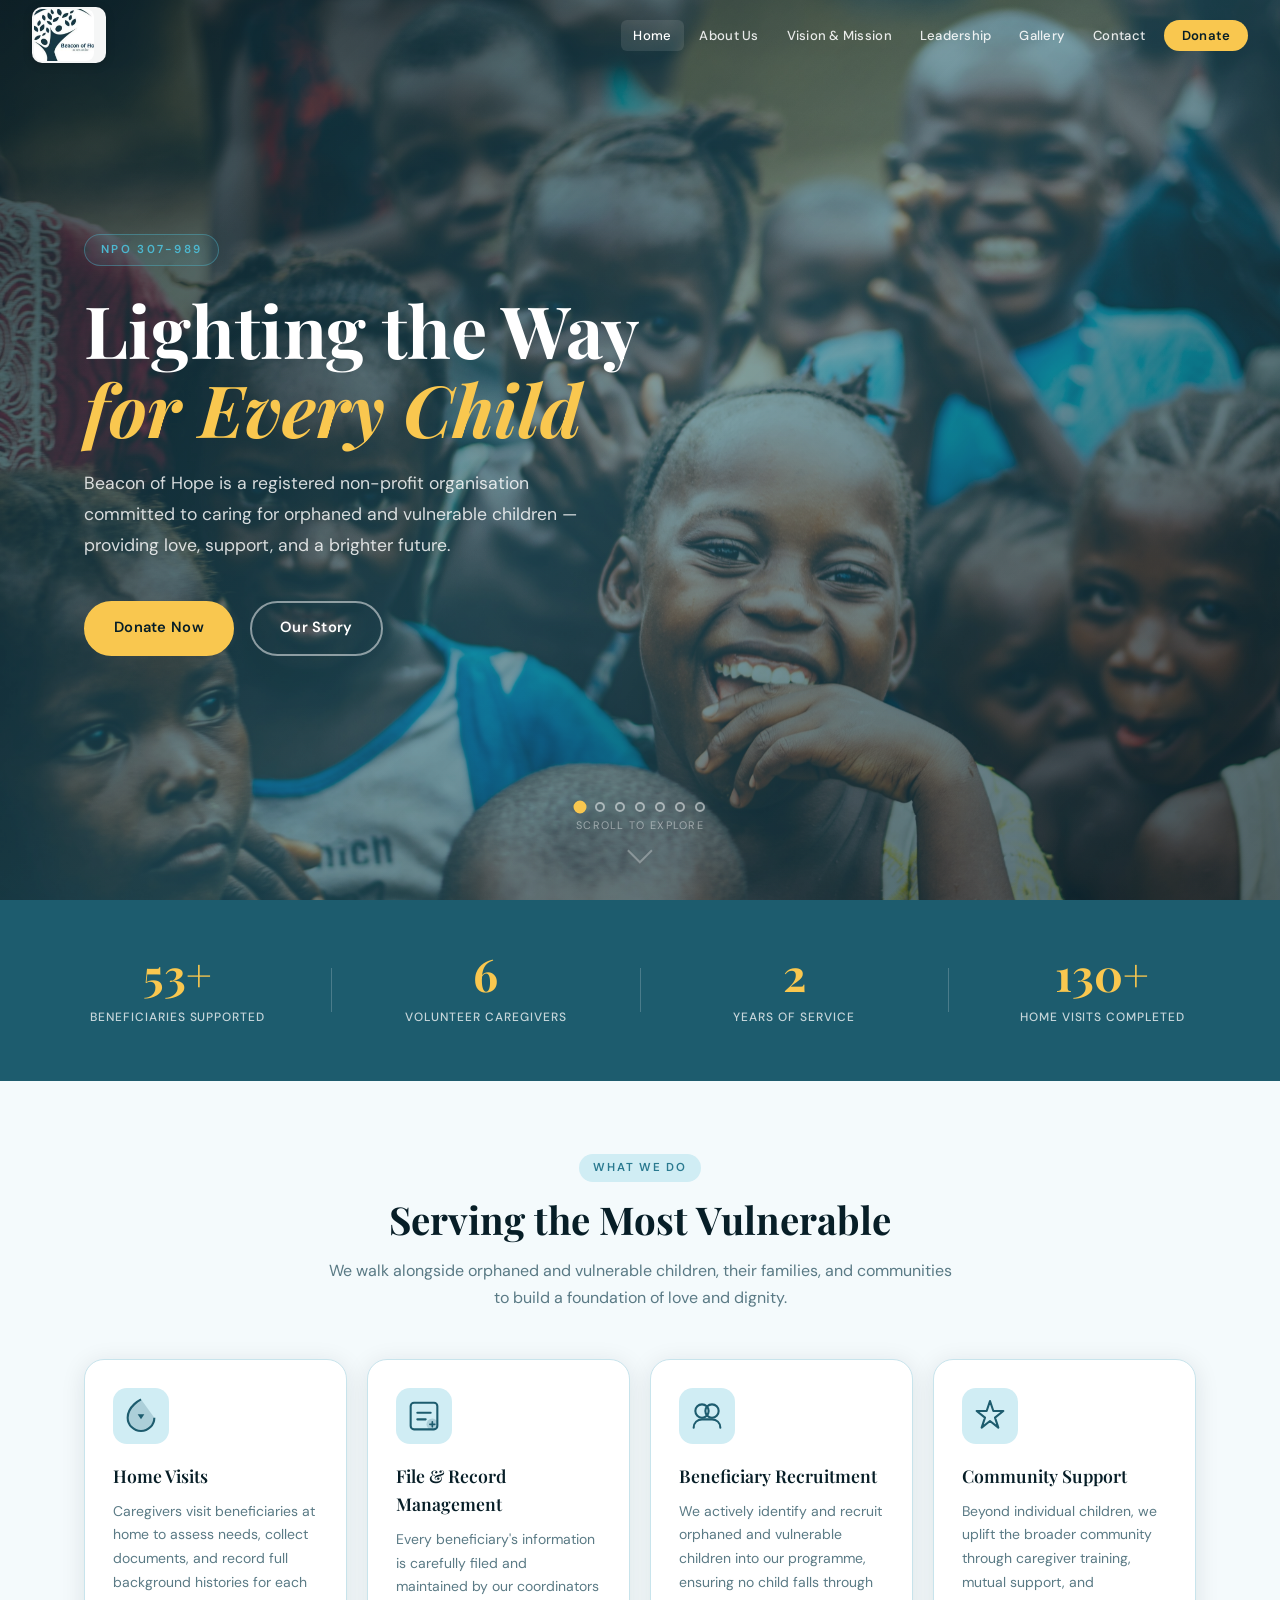
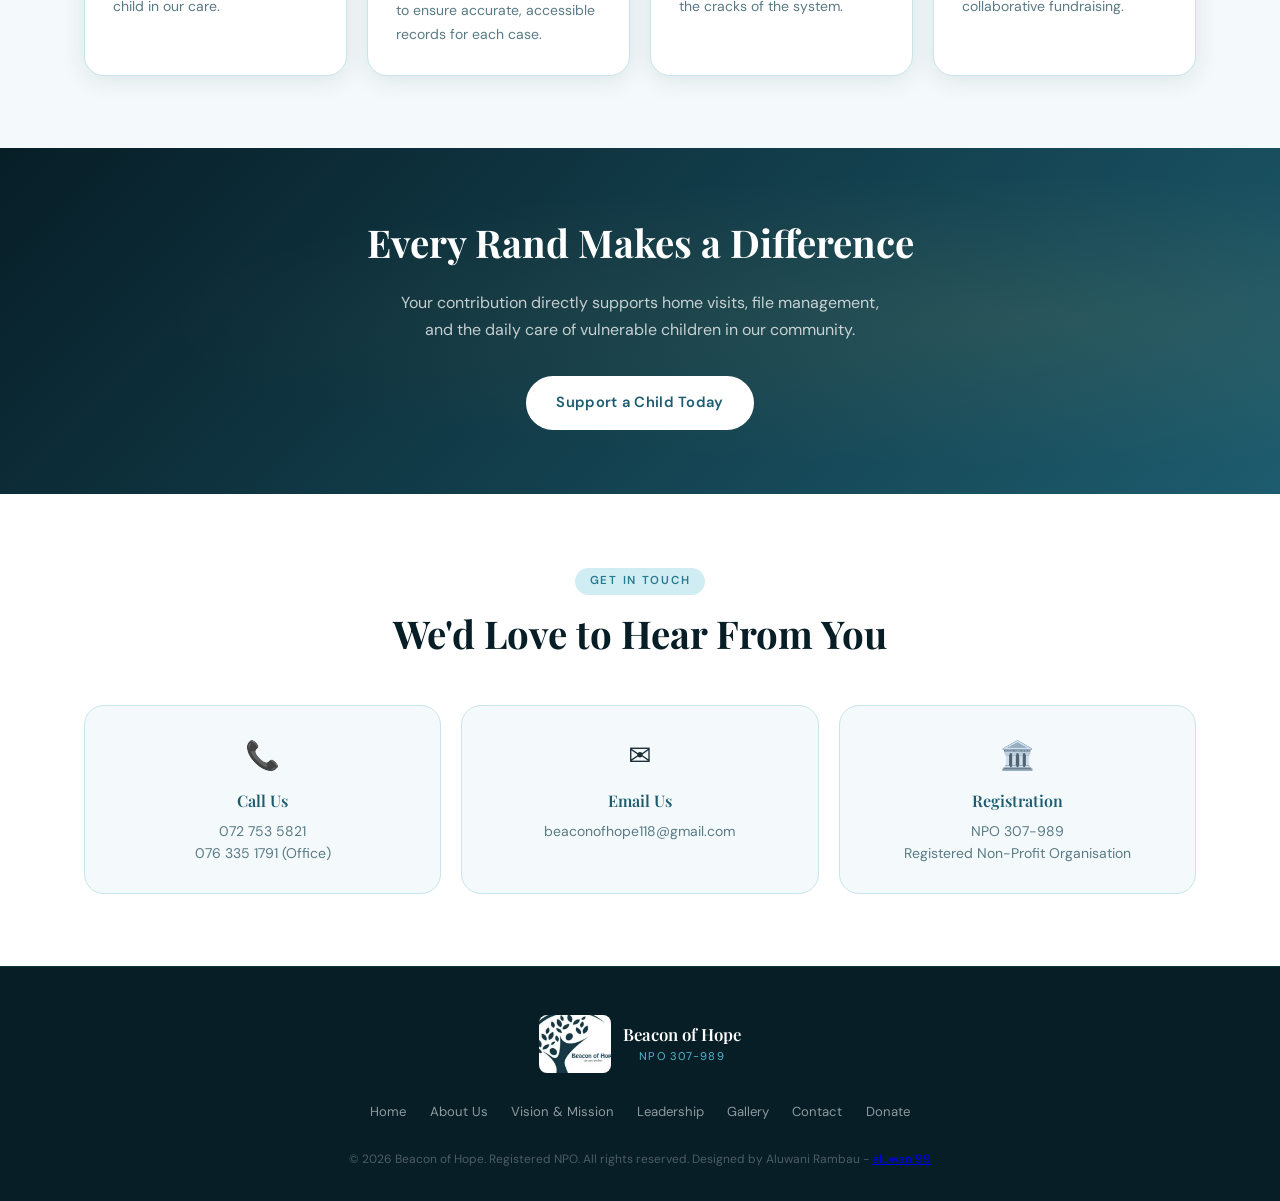
<file: index.html>
<!DOCTYPE html>
<html lang="en">
<head>
  <meta charset="UTF-8" />
  <meta name="viewport" content="width=device-width, initial-scale=1.0" />
  <title>Beacon of Hope | We Care, We Love</title>
  <link rel="stylesheet" href="css/global.css" />
  <link rel="stylesheet" href="css/home.css" />
</head>
<body>

  <!-- NAV -->
  <nav class="navbar" id="navbar">
    <a href="index.html" class="nav-logo">
      <div class="logo-img-wrap"><img src="images/BeaconLogo.png" alt="Beacon of Hope Logo" class="logo-img" /></div>
    </a>

    <button class="nav-toggle" id="navToggle" aria-label="Toggle menu">
      <span></span><span></span><span></span>
    </button>

    <ul class="nav-links" id="navLinks">
      <li><a href="index.html" class="nav-link active">Home</a></li>
      <li><a href="pages/about.html" class="nav-link">About Us</a></li>
      <li><a href="pages/vision.html" class="nav-link">Vision &amp; Mission</a></li>
      <li><a href="pages/leadership.html" class="nav-link">Leadership</a></li>
      <li><a href="pages/gallery.html" class="nav-link">Gallery</a></li>
      <li><a href="pages/contact.html" class="nav-link">Contact</a></li>
      <li><a href="pages/donate.html" class="nav-link nav-donate">Donate</a></li>
    </ul>
  </nav>

  <!-- HERO -->
  <section class="hero" id="hero">
    <div class="hero-bg-img active" style="background-image:url('images/education.jpg');"></div>
    <div class="hero-bg-img" style="background-image:url('images/Community1.jpg');"></div>
    <div class="hero-bg-img" style="background-image:url('images/SchoolProgram.jpg');"></div>
    <div class="hero-bg-img" style="background-image:url('images/Community3.jpg');"></div>
    <div class="hero-bg-img" style="background-image:url('images/Community5.jpg');"></div>
    <div class="hero-bg-img" style="background-image:url('images/Community7.jpg');"></div>
    <div class="hero-bg-img" style="background-image:url('images/education-program.jpg');"></div>
    <div class="hero-overlay"></div>
    <div class="hero-dots" id="heroDots">
      <button class="hero-dot active" data-index="0" aria-label="Slide 1"></button>
      <button class="hero-dot" data-index="1" aria-label="Slide 2"></button>
      <button class="hero-dot" data-index="2" aria-label="Slide 3"></button>
      <button class="hero-dot" data-index="3" aria-label="Slide 4"></button>
      <button class="hero-dot" data-index="4" aria-label="Slide 5"></button>
      <button class="hero-dot" data-index="5" aria-label="Slide 6"></button>
      <button class="hero-dot" data-index="6" aria-label="Slide 7"></button>
    </div>

    <div class="hero-content">
      <span class="hero-badge">NPO 307-989</span>
      <h1 class="hero-title">
        Lighting the Way<br/>
        <em>for Every Child</em>
      </h1>
      <p class="hero-sub">Beacon of Hope is a registered non-profit organisation committed to caring for orphaned and vulnerable children — providing love, support, and a brighter future.</p>
      <div class="hero-actions">
        <a href="pages/donate.html" class="btn btn-primary">Donate Now</a>
        <a href="pages/about.html" class="btn btn-outline">Our Story</a>
      </div>
    </div>
    <div class="hero-scroll-hint">
      <span>Scroll to explore</span>
      <div class="scroll-arrow"></div>
    </div>
  </section>

  <!-- IMPACT STATS -->
  <!-- IMPACT STATS -->
  <section class="stats-bar">
    <div class="stat-item">
      <span class="stat-num" data-target="120">0</span>
      <span class="stat-label">Beneficiaries Supported</span>
    </div>
    <div class="stat-divider"></div>
    <div class="stat-item">
      <span class="stat-num" data-target="15">0</span>
      <span class="stat-label">Volunteer Caregivers</span>
    </div>
    <div class="stat-divider"></div>
    <div class="stat-item">
      <span class="stat-num" data-target="5">0</span>
      <span class="stat-label">Years of Service</span>
    </div>
    <div class="stat-divider"></div>
    <div class="stat-item">
      <span class="stat-num" data-target="300">0</span>
      <span class="stat-label">Home Visits Completed</span>
    </div>
  </section>

  <!-- WHAT WE DO -->
  <section class="section services-section">
    <div class="container">
      <div class="section-header">
        <span class="section-tag">What We Do</span>
        <h2>Serving the Most Vulnerable</h2>
        <p>We walk alongside orphaned and vulnerable children, their families, and communities to build a foundation of love and dignity.</p>
      </div>
      <div class="services-grid">
        <div class="service-card">
          <div class="service-icon">
            <svg viewBox="0 0 48 48" width="40" height="40" fill="none" xmlns="http://www.w3.org/2000/svg">
              <path d="M24 4C24 4 8 12 8 26C8 34.8 15.2 42 24 42C32.8 42 40 34.8 40 26C40 12 24 4Z" fill="currentColor" opacity="0.2"/>
              <path d="M24 4C24 4 8 12 8 26C8 34.8 15.2 42 24 42C32.8 42 40 34.8 40 26C40 12 24 4Z" stroke="currentColor" stroke-width="2.5" stroke-linejoin="round"/>
              <path d="M24 28L20 22H28L24 28Z" fill="currentColor"/>
            </svg>
          </div>
          <h3>Home Visits</h3>
          <p>Caregivers visit beneficiaries at home to assess needs, collect documents, and record full background histories for each child in our care.</p>
        </div>
        <div class="service-card">
          <div class="service-icon">
            <svg viewBox="0 0 48 48" width="40" height="40" fill="none" xmlns="http://www.w3.org/2000/svg">
              <rect x="8" y="8" width="32" height="32" rx="4" stroke="currentColor" stroke-width="2.5"/>
              <path d="M16 20H32M16 28H26" stroke="currentColor" stroke-width="2.5" stroke-linecap="round"/>
              <circle cx="34" cy="34" r="7" fill="currentColor" opacity="0.2"/>
              <path d="M31 34H37M34 31V37" stroke="currentColor" stroke-width="2" stroke-linecap="round"/>
            </svg>
          </div>
          <h3>File &amp; Record Management</h3>
          <p>Every beneficiary's information is carefully filed and maintained by our coordinators to ensure accurate, accessible records for each case.</p>
        </div>
        <div class="service-card">
          <div class="service-icon">
            <svg viewBox="0 0 48 48" width="40" height="40" fill="none" xmlns="http://www.w3.org/2000/svg">
              <circle cx="18" cy="18" r="8" stroke="currentColor" stroke-width="2.5"/>
              <circle cx="30" cy="18" r="8" stroke="currentColor" stroke-width="2.5"/>
              <path d="M8 38C8 32 12.5 28 18 28H30C35.5 28 40 32 40 38" stroke="currentColor" stroke-width="2.5" stroke-linecap="round"/>
            </svg>
          </div>
          <h3>Beneficiary Recruitment</h3>
          <p>We actively identify and recruit orphaned and vulnerable children into our programme, ensuring no child falls through the cracks of the system.</p>
        </div>
        <div class="service-card">
          <div class="service-icon">
            <svg viewBox="0 0 48 48" width="40" height="40" fill="none" xmlns="http://www.w3.org/2000/svg">
              <path d="M24 6L28 18H40L30 26L34 38L24 30L14 38L18 26L8 18H20L24 6Z" stroke="currentColor" stroke-width="2.5" stroke-linejoin="round"/>
            </svg>
          </div>
          <h3>Community Support</h3>
          <p>Beyond individual children, we uplift the broader community through caregiver training, mutual support, and collaborative fundraising.</p>
        </div>
      </div>
    </div>
  </section>

  <!-- CTA STRIP -->
  <section class="cta-strip">
    <div class="container">
      <div class="cta-content">
        <h2>Every Rand Makes a Difference</h2>
        <p>Your contribution directly supports home visits, file management, and the daily care of vulnerable children in our community.</p>
        <a href="pages/donate.html" class="btn btn-light">Support a Child Today</a>
      </div>
    </div>
  </section>

  <!-- CONTACT QUICK -->
  <section class="section contact-quick">
    <div class="container">
      <div class="section-header">
        <span class="section-tag">Get in Touch</span>
        <h2>We'd Love to Hear From You</h2>
      </div>
      <div class="contact-cards">
        <div class="contact-card">
          <div class="contact-icon">📞</div>
          <h4>Call Us</h4>
          <p>072 753 5821</p>
          <p>076 335 1791 (Office)</p>
        </div>
        <div class="contact-card">
          <div class="contact-icon">✉️</div>
          <h4>Email Us</h4>
          <p>beaconofhope118@gmail.com</p>
        </div>
        <div class="contact-card">
          <div class="contact-icon">🏛️</div>
          <h4>Registration</h4>
          <p>NPO 307-989</p>
          <p>Registered Non-Profit Organisation</p>
        </div>
      </div>
    </div>
  </section>

  <footer class="footer">
    <div class="container footer-inner">
      <div class="footer-logo">
        <div class="footer-logo-wrap"><img src="../images/BeaconLogo.png" alt="Beacon of Hope" class="footer-logo-img" /></div>
        <div>
          <span class="footer-name">Beacon of Hope</span>
          <span class="footer-npo">NPO 307-989</span>
        </div>
      </div>
      <nav class="footer-nav">
        <a href="../index.html">Home</a>
        <a href="about.html">About Us</a>
        <a href="vision.html">Vision &amp; Mission</a>
        <a href="leadership.html">Leadership</a>
        <a href="gallery.html">Gallery</a>
        <a href="contact.html">Contact</a>
        <a href="donate.html">Donate</a>
      </nav>
      <p class="footer-copy">&copy; 2026 Beacon of Hope. Registered NPO. All rights reserved. Designed by Aluwani Rambau - <a href="https://www.github.com/aluwani99" target="_blank">aluwani99</a></p>
      
    </div>
  </footer>

  <script src="js/global.js"></script>
  <script src="js/home.js"></script>
</body>
</html>
</file>
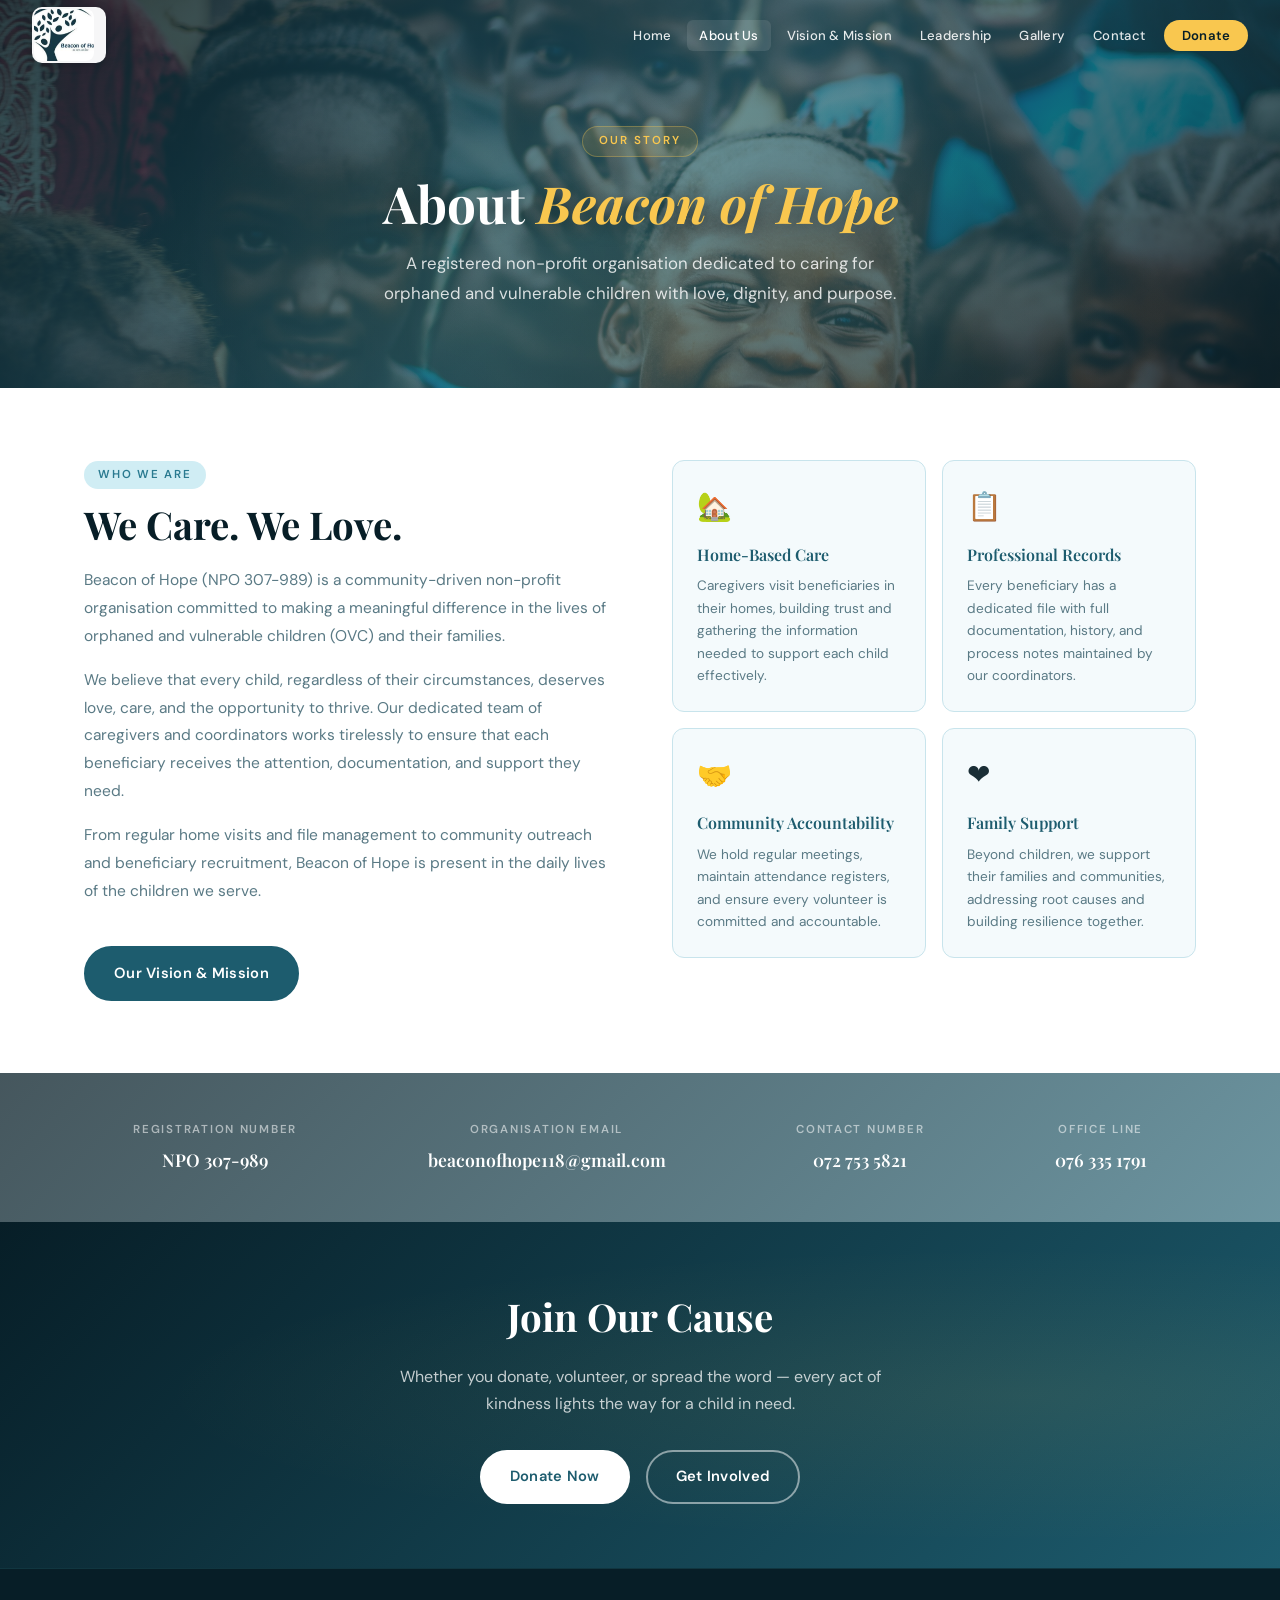
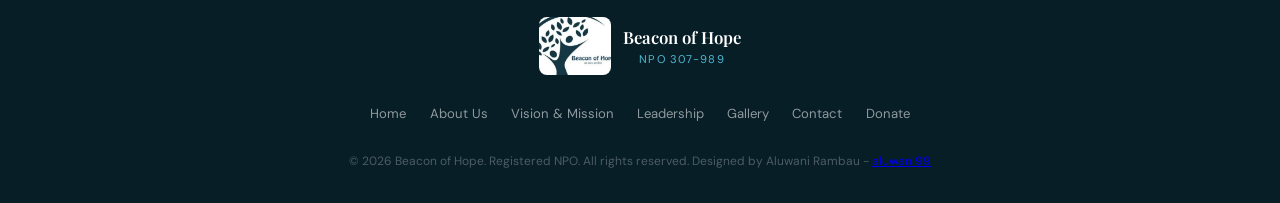
<file: pages/about.html>
<!DOCTYPE html>
<html lang="en">
<head>
  <meta charset="UTF-8" />
  <meta name="viewport" content="width=device-width, initial-scale=1.0" />
  <title>About Us | Beacon of Hope</title>
  <link rel="stylesheet" href="../css/global.css" />
  <link rel="stylesheet" href="../css/about.css" />
</head>
<body>

  <nav class="navbar scrolled" id="navbar">
    <a href="../index.html" class="nav-logo">
      <div class="logo-img-wrap"><img src="../images/BeaconLogo.png" alt="Beacon of Hope Logo" class="logo-img" /></div>
    </a>
    <button class="nav-toggle" id="navToggle" aria-label="Toggle menu">
      <span></span><span></span><span></span>
    </button>
    <ul class="nav-links" id="navLinks">
      <li><a href="../index.html" class="nav-link">Home</a></li>
      <li><a href="about.html" class="nav-link">About Us</a></li>
      <li><a href="vision.html" class="nav-link">Vision &amp; Mission</a></li>
      <li><a href="leadership.html" class="nav-link">Leadership</a></li>
      <li><a href="gallery.html" class="nav-link active">Gallery</a></li>
      <li><a href="contact.html" class="nav-link">Contact</a></li>
      <li><a href="donate.html" class="nav-link nav-donate">Donate</a></li>
    </ul>
  </nav>

  <section class="page-hero" style="background-image:url('../images/education.jpg');">
    <div class="container">
      <span class="page-hero-tag">Our Story</span>
      <h1>About <em>Beacon of Hope</em></h1>
      <p>A registered non-profit organisation dedicated to caring for orphaned and vulnerable children with love, dignity, and purpose.</p>
    </div>
  </section>

  <section class="section about-section">
    <div class="container">
      <div class="about-grid">
        <div class="about-text">
          <span class="section-tag">Who We Are</span>
          <h2>We Care. We Love.</h2>
          <p>Beacon of Hope (NPO 307-989) is a community-driven non-profit organisation committed to making a meaningful difference in the lives of orphaned and vulnerable children (OVC) and their families.</p>
          <p>We believe that every child, regardless of their circumstances, deserves love, care, and the opportunity to thrive. Our dedicated team of caregivers and coordinators works tirelessly to ensure that each beneficiary receives the attention, documentation, and support they need.</p>
          <p>From regular home visits and file management to community outreach and beneficiary recruitment, Beacon of Hope is present in the daily lives of the children we serve.</p>
          <a href="vision.html" class="btn btn-teal" style="margin-top:1.5rem;">Our Vision &amp; Mission</a>
        </div>
        <div class="about-highlights">
          <div class="highlight-card">
            <div class="highlight-icon">🏡</div>
            <h4>Home-Based Care</h4>
            <p>Caregivers visit beneficiaries in their homes, building trust and gathering the information needed to support each child effectively.</p>
          </div>
          <div class="highlight-card">
            <div class="highlight-icon">📋</div>
            <h4>Professional Records</h4>
            <p>Every beneficiary has a dedicated file with full documentation, history, and process notes maintained by our coordinators.</p>
          </div>
          <div class="highlight-card">
            <div class="highlight-icon">🤝</div>
            <h4>Community Accountability</h4>
            <p>We hold regular meetings, maintain attendance registers, and ensure every volunteer is committed and accountable.</p>
          </div>
          <div class="highlight-card">
            <div class="highlight-icon">❤️</div>
            <h4>Family Support</h4>
            <p>Beyond children, we support their families and communities, addressing root causes and building resilience together.</p>
          </div>
        </div>
      </div>
    </div>
  </section>

  <section class="section npo-section" style="background-image:url('../images/SchoolProgram.jpg'); background-size:cover; background-position:center; background-attachment:fixed; position:relative;">
    <div class="container">
      <div class="npo-inner">
        <div class="npo-detail">
          <span class="npo-label">Registration Number</span>
          <span class="npo-value">NPO 307-989</span>
        </div>
        <div class="npo-detail">
          <span class="npo-label">Organisation Email</span>
          <span class="npo-value">beaconofhope118@gmail.com</span>
        </div>
        <div class="npo-detail">
          <span class="npo-label">Contact Number</span>
          <span class="npo-value">072 753 5821</span>
        </div>
        <div class="npo-detail">
          <span class="npo-label">Office Line</span>
          <span class="npo-value">076 335 1791</span>
        </div>
      </div>
    </div>
  </section>

  <section class="cta-strip">
    <div class="container">
      <div class="cta-content">
        <h2>Join Our Cause</h2>
        <p>Whether you donate, volunteer, or spread the word — every act of kindness lights the way for a child in need.</p>
        <div style="display:flex;gap:1rem;justify-content:center;flex-wrap:wrap;">
          <a href="donate.html" class="btn btn-light">Donate Now</a>
          <a href="contact.html" class="btn btn-outline">Get Involved</a>
        </div>
      </div>
    </div>
  </section>

  <footer class="footer">
    <div class="container footer-inner">
      <div class="footer-logo">
        <div class="footer-logo-wrap"><img src="../images/BeaconLogo.png" alt="Beacon of Hope" class="footer-logo-img" /></div>
        <div>
          <span class="footer-name">Beacon of Hope</span>
          <span class="footer-npo">NPO 307-989</span>
        </div>
      </div>
      <nav class="footer-nav">
        <a href="../index.html">Home</a>
        <a href="about.html">About Us</a>
        <a href="vision.html">Vision &amp; Mission</a>
        <a href="leadership.html">Leadership</a>
        <a href="gallery.html">Gallery</a>
        <a href="contact.html">Contact</a>
        <a href="donate.html">Donate</a>
      </nav>
      <p class="footer-copy">&copy; 2026 Beacon of Hope. Registered NPO. All rights reserved. Designed by Aluwani Rambau - <a href="https://www.github.com/aluwani99" target="_blank">aluwani99</a></p>
      
    </div>
  </footer>

  <script src="../js/global.js"></script>
</body>
</html>
</file>
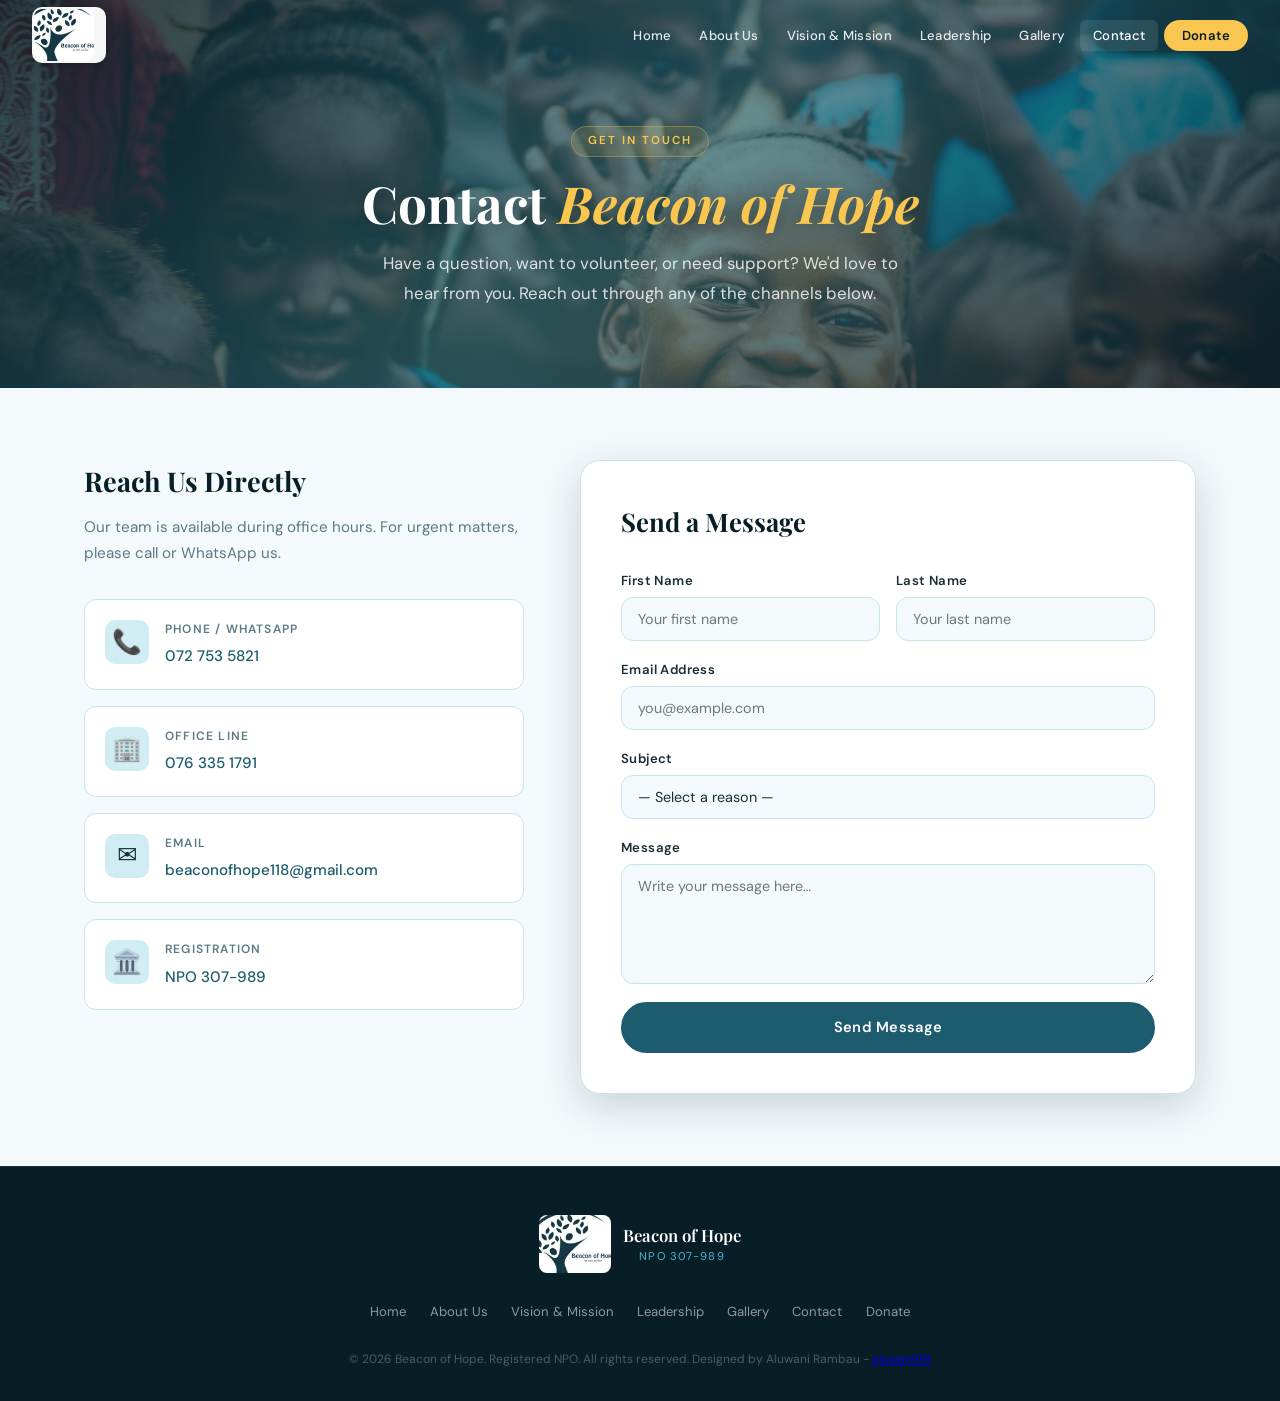
<file: pages/contact.html>
<!DOCTYPE html>
<html lang="en">
<head>
  <meta charset="UTF-8" />
  <meta name="viewport" content="width=device-width, initial-scale=1.0" />
  <title>Contact | Beacon of Hope</title>
  <link rel="stylesheet" href="../css/global.css" />
  <link rel="stylesheet" href="../css/contact.css" />
</head>
<body>

  <nav class="navbar scrolled" id="navbar">
    <a href="../index.html" class="nav-logo">
      <div class="logo-img-wrap"><img src="../images/BeaconLogo.png" alt="Beacon of Hope Logo" class="logo-img" /></div>
    </a>
    <button class="nav-toggle" id="navToggle" aria-label="Toggle menu">
      <span></span><span></span><span></span>
    </button>
    <ul class="nav-links" id="navLinks">
      <li><a href="../index.html" class="nav-link">Home</a></li>
      <li><a href="about.html" class="nav-link">About Us</a></li>
      <li><a href="vision.html" class="nav-link">Vision &amp; Mission</a></li>
      <li><a href="leadership.html" class="nav-link">Leadership</a></li>
      <li><a href="gallery.html" class="nav-link active">Gallery</a></li>
      <li><a href="contact.html" class="nav-link">Contact</a></li>
      <li><a href="donate.html" class="nav-link nav-donate">Donate</a></li>
    </ul>
  </nav>

  <section class="page-hero" style="background-image:url('../images/education.jpg');">
    <div class="container">
      <span class="page-hero-tag">Get in Touch</span>
      <h1>Contact <em>Beacon of Hope</em></h1>
      <p>Have a question, want to volunteer, or need support? We'd love to hear from you. Reach out through any of the channels below.</p>
    </div>
  </section>

  <section class="section contact-section">
    <div class="container">
      <div class="contact-layout">

        <div class="contact-info">
          <h2>Reach Us Directly</h2>
          <p>Our team is available during office hours. For urgent matters, please call or WhatsApp us.</p>

          <div class="info-item">
            <div class="info-icon">📞</div>
            <div>
              <h4>Phone / WhatsApp</h4>
              <a href="tel:0727535821">072 753 5821</a>
            </div>
          </div>
          <div class="info-item">
            <div class="info-icon">🏢</div>
            <div>
              <h4>Office Line</h4>
              <a href="tel:0763351791">076 335 1791</a>
            </div>
          </div>
          <div class="info-item">
            <div class="info-icon">✉️</div>
            <div>
              <h4>Email</h4>
              <a href="mailto:beaconofhope118@gmail.com">beaconofhope118@gmail.com</a>
            </div>
          </div>
          <div class="info-item">
            <div class="info-icon">🏛️</div>
            <div>
              <h4>Registration</h4>
              <span>NPO 307-989</span>
            </div>
          </div>
        </div>

        <div class="contact-form-wrap">
          <h2>Send a Message</h2>
          <form class="contact-form" id="contactForm">
            <div class="form-row">
              <div class="form-group">
                <label for="fname">First Name</label>
                <input type="text" id="fname" name="fname" placeholder="Your first name" required />
              </div>
              <div class="form-group">
                <label for="lname">Last Name</label>
                <input type="text" id="lname" name="lname" placeholder="Your last name" required />
              </div>
            </div>
            <div class="form-group">
              <label for="email">Email Address</label>
              <input type="email" id="email" name="email" placeholder="you@example.com" required />
            </div>
            <div class="form-group">
              <label for="subject">Subject</label>
              <select id="subject" name="subject">
                <option value="">— Select a reason —</option>
                <option>I want to volunteer</option>
                <option>I want to donate</option>
                <option>Beneficiary enquiry</option>
                <option>Partnership / collaboration</option>
                <option>General enquiry</option>
              </select>
            </div>
            <div class="form-group">
              <label for="message">Message</label>
              <textarea id="message" name="message" rows="5" placeholder="Write your message here…" required></textarea>
            </div>
            <button type="submit" class="btn btn-teal" style="width:100%;justify-content:center;">Send Message</button>
            <div class="form-success" id="formSuccess">
              ✅ Thank you! We'll be in touch soon.
            </div>
          </form>
        </div>

      </div>
    </div>
  </section>

  <footer class="footer">
    <div class="container footer-inner">
      <div class="footer-logo">
        <div class="footer-logo-wrap"><img src="../images/BeaconLogo.png" alt="Beacon of Hope" class="footer-logo-img" /></div>
        <div>
          <span class="footer-name">Beacon of Hope</span>
          <span class="footer-npo">NPO 307-989</span>
        </div>
      </div>
      <nav class="footer-nav">
        <a href="../index.html">Home</a>
        <a href="about.html">About Us</a>
        <a href="vision.html">Vision &amp; Mission</a>
        <a href="leadership.html">Leadership</a>
        <a href="gallery.html">Gallery</a>
        <a href="contact.html">Contact</a>
        <a href="donate.html">Donate</a>
      </nav>
      <p class="footer-copy">&copy; 2026 Beacon of Hope. Registered NPO. All rights reserved. Designed by Aluwani Rambau - <a href="https://www.github.com/aluwani99" target="_blank">aluwani99</a></p>
      
    </div>
  </footer>

  <script src="../js/global.js"></script>
  <script src="../js/contact.js"></script>
</body>
</html>
</file>
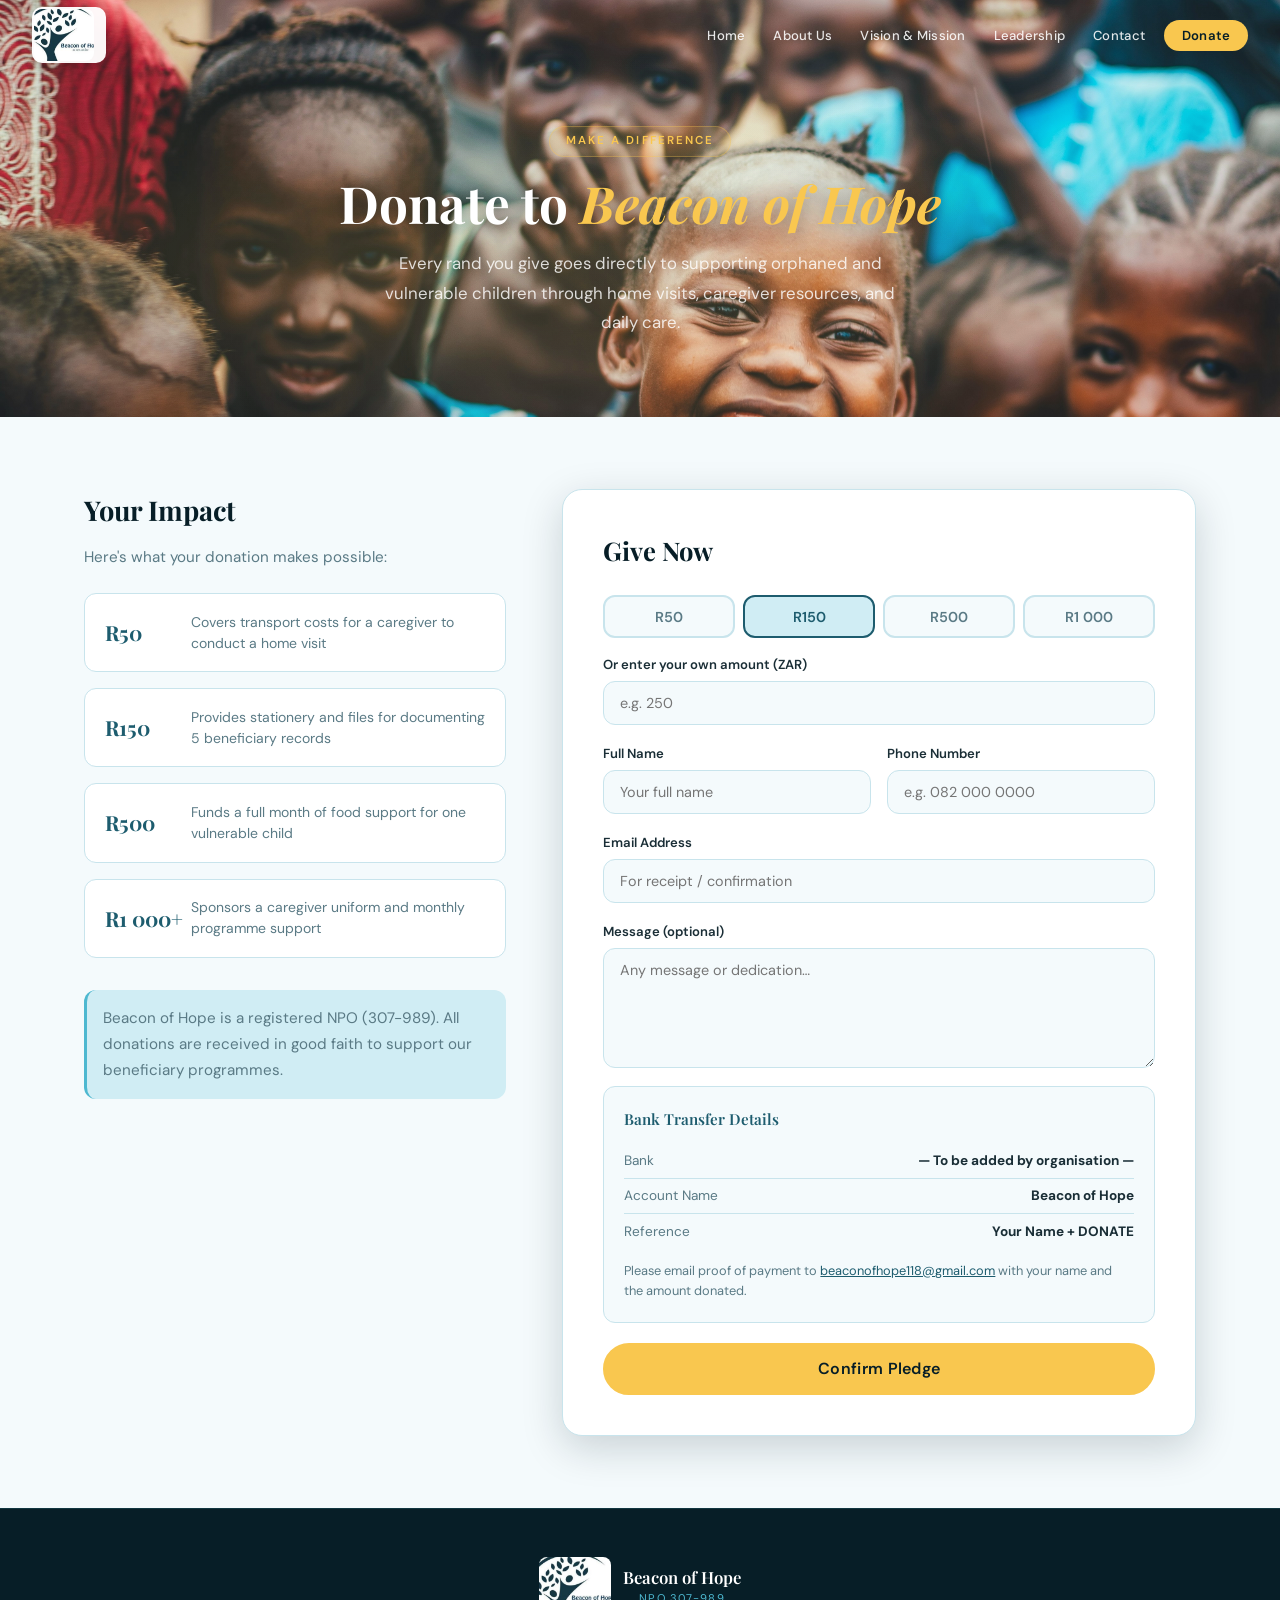
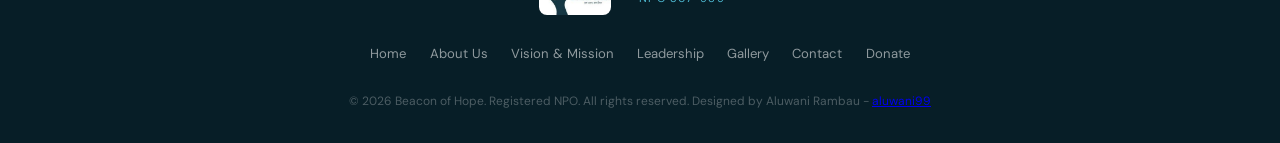
<file: pages/donate.html>
<!DOCTYPE html>
<html lang="en">
<head>
  <meta charset="UTF-8" />
  <meta name="viewport" content="width=device-width, initial-scale=1.0" />
  <title>Donate | Beacon of Hope</title>
  <link rel="stylesheet" href="../css/global.css" />
  <link rel="stylesheet" href="../css/donate.css" />
</head>
<body>

  <nav class="navbar scrolled" id="navbar">
    <a href="../index.html" class="nav-logo">
      <div class="logo-img-wrap"><img src="../images/BeaconLogo.png" alt="Beacon of Hope Logo" class="logo-img" /></div>
    </a>
    <button class="nav-toggle" id="navToggle"><span></span><span></span><span></span></button>
    <ul class="nav-links" id="navLinks">
      <li><a href="../index.html" class="nav-link">Home</a></li>
      <li><a href="about.html" class="nav-link">About Us</a></li>
      <li><a href="vision.html" class="nav-link">Vision &amp; Mission</a></li>
      <li><a href="leadership.html" class="nav-link">Leadership</a></li>
      <li><a href="contact.html" class="nav-link">Contact</a></li>
      <li><a href="donate.html" class="nav-link nav-donate active">Donate</a></li>
    </ul>
  </nav>

  <section class="page-hero page-hero--gold" style="background-image:url('../images/education.jpg');">
    <div class="container">
      <span class="page-hero-tag">Make a Difference</span>
      <h1>Donate to <em>Beacon of Hope</em></h1>
      <p>Every rand you give goes directly to supporting orphaned and vulnerable children through home visits, caregiver resources, and daily care.</p>
    </div>
  </section>

  <section class="section donate-section">
    <div class="container">
      <div class="donate-layout">

        <div class="donate-impact">
          <h2>Your Impact</h2>
          <p>Here's what your donation makes possible:</p>
          <div class="impact-list">
            <div class="impact-item">
              <span class="impact-amount">R50</span>
              <p>Covers transport costs for a caregiver to conduct a home visit</p>
            </div>
            <div class="impact-item">
              <span class="impact-amount">R150</span>
              <p>Provides stationery and files for documenting 5 beneficiary records</p>
            </div>
            <div class="impact-item">
              <span class="impact-amount">R500</span>
              <p>Funds a full month of food support for one vulnerable child</p>
            </div>
            <div class="impact-item">
              <span class="impact-amount">R1 000+</span>
              <p>Sponsors a caregiver uniform and monthly programme support</p>
            </div>
          </div>
          <p class="donate-note">Beacon of Hope is a registered NPO (307-989). All donations are received in good faith to support our beneficiary programmes.</p>
        </div>

        <div class="donate-form-wrap">
          <h2>Give Now</h2>
          <div class="amount-selector">
            <button class="amount-btn" data-amount="50">R50</button>
            <button class="amount-btn active" data-amount="150">R150</button>
            <button class="amount-btn" data-amount="500">R500</button>
            <button class="amount-btn" data-amount="1000">R1 000</button>
          </div>

          <div class="form-group" style="margin-top:1rem;">
            <label for="customAmount">Or enter your own amount (ZAR)</label>
            <input type="number" id="customAmount" min="10" placeholder="e.g. 250" />
          </div>

          <form class="donate-form" id="donateForm">
            <div class="form-row">
              <div class="form-group">
                <label for="dname">Full Name</label>
                <input type="text" id="dname" placeholder="Your full name" required />
              </div>
              <div class="form-group">
                <label for="dphone">Phone Number</label>
                <input type="tel" id="dphone" placeholder="e.g. 082 000 0000" />
              </div>
            </div>
            <div class="form-group">
              <label for="demail">Email Address</label>
              <input type="email" id="demail" placeholder="For receipt / confirmation" required />
            </div>
            <div class="form-group">
              <label for="dmessage">Message (optional)</label>
              <textarea id="dmessage" rows="3" placeholder="Any message or dedication…"></textarea>
            </div>

            <div class="bank-details">
              <h4>Bank Transfer Details</h4>
              <div class="bank-row"><span>Bank</span><strong>— To be added by organisation —</strong></div>
              <div class="bank-row"><span>Account Name</span><strong>Beacon of Hope</strong></div>
              <div class="bank-row"><span>Reference</span><strong>Your Name + DONATE</strong></div>
              <p class="bank-note">Please email proof of payment to <a href="mailto:beaconofhope118@gmail.com">beaconofhope118@gmail.com</a> with your name and the amount donated.</p>
            </div>

            <button type="submit" class="btn btn-primary" style="width:100%;justify-content:center;font-size:1rem;">
              Confirm Pledge
            </button>
            <div class="form-success" id="donateSuccess">
              ❤️ Thank you for your generosity! We'll confirm your donation shortly.
            </div>
          </form>
        </div>

      </div>
    </div>
  </section>

  <footer class="footer">
    <div class="container footer-inner">
      <div class="footer-logo">
        <div class="footer-logo-wrap"><img src="../images/BeaconLogo.png" alt="Beacon of Hope" class="footer-logo-img" /></div>
        <div>
          <span class="footer-name">Beacon of Hope</span>
          <span class="footer-npo">NPO 307-989</span>
        </div>
      </div>
      <nav class="footer-nav">
        <a href="../index.html">Home</a>
        <a href="about.html">About Us</a>
        <a href="vision.html">Vision &amp; Mission</a>
        <a href="leadership.html">Leadership</a>
        <a href="gallery.html">Gallery</a>
        <a href="contact.html">Contact</a>
        <a href="donate.html">Donate</a>
      </nav>
      <p class="footer-copy">&copy; 2026 Beacon of Hope. Registered NPO. All rights reserved. Designed by Aluwani Rambau - <a href="https://www.github.com/aluwani99" target="_blank">aluwani99</a></p>
      
    </div>
  </footer>

  <script src="../js/global.js"></script>
  <script src="../js/donate.js"></script>
</body>
</html>
</file>
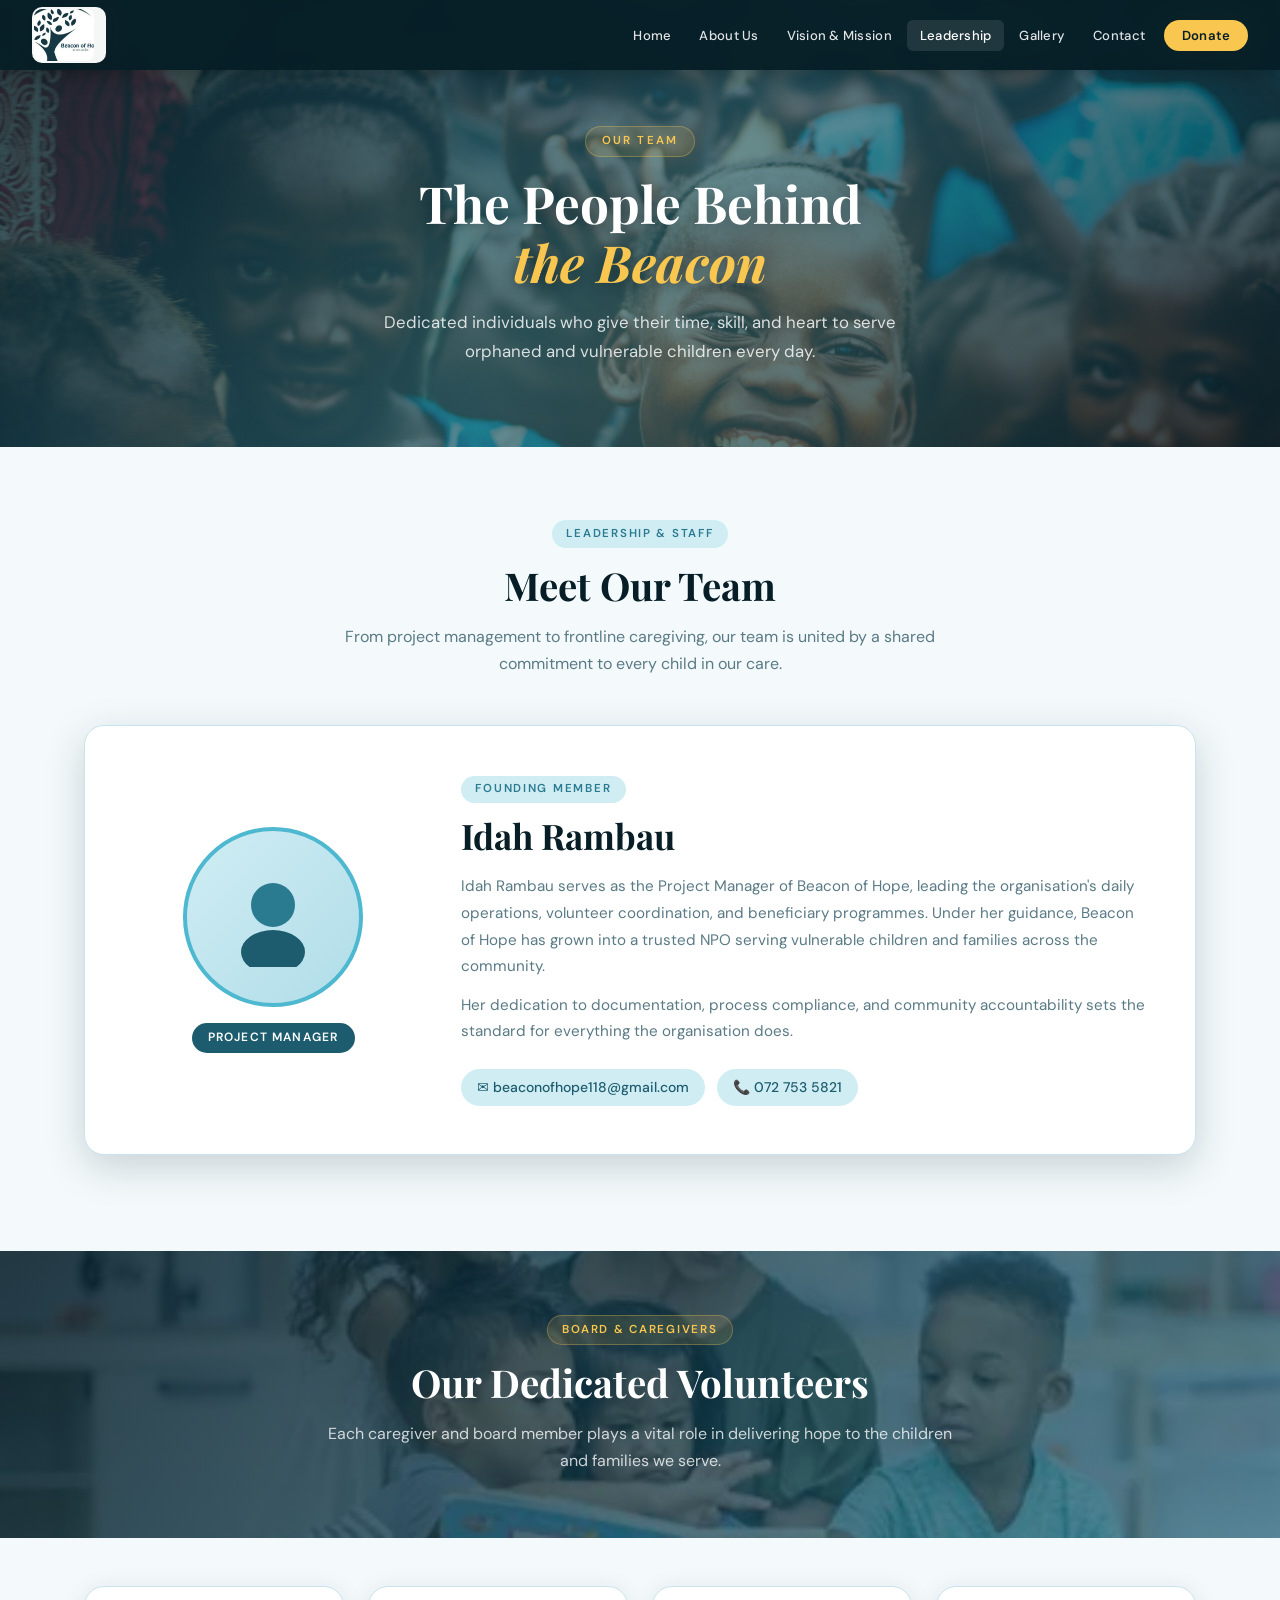
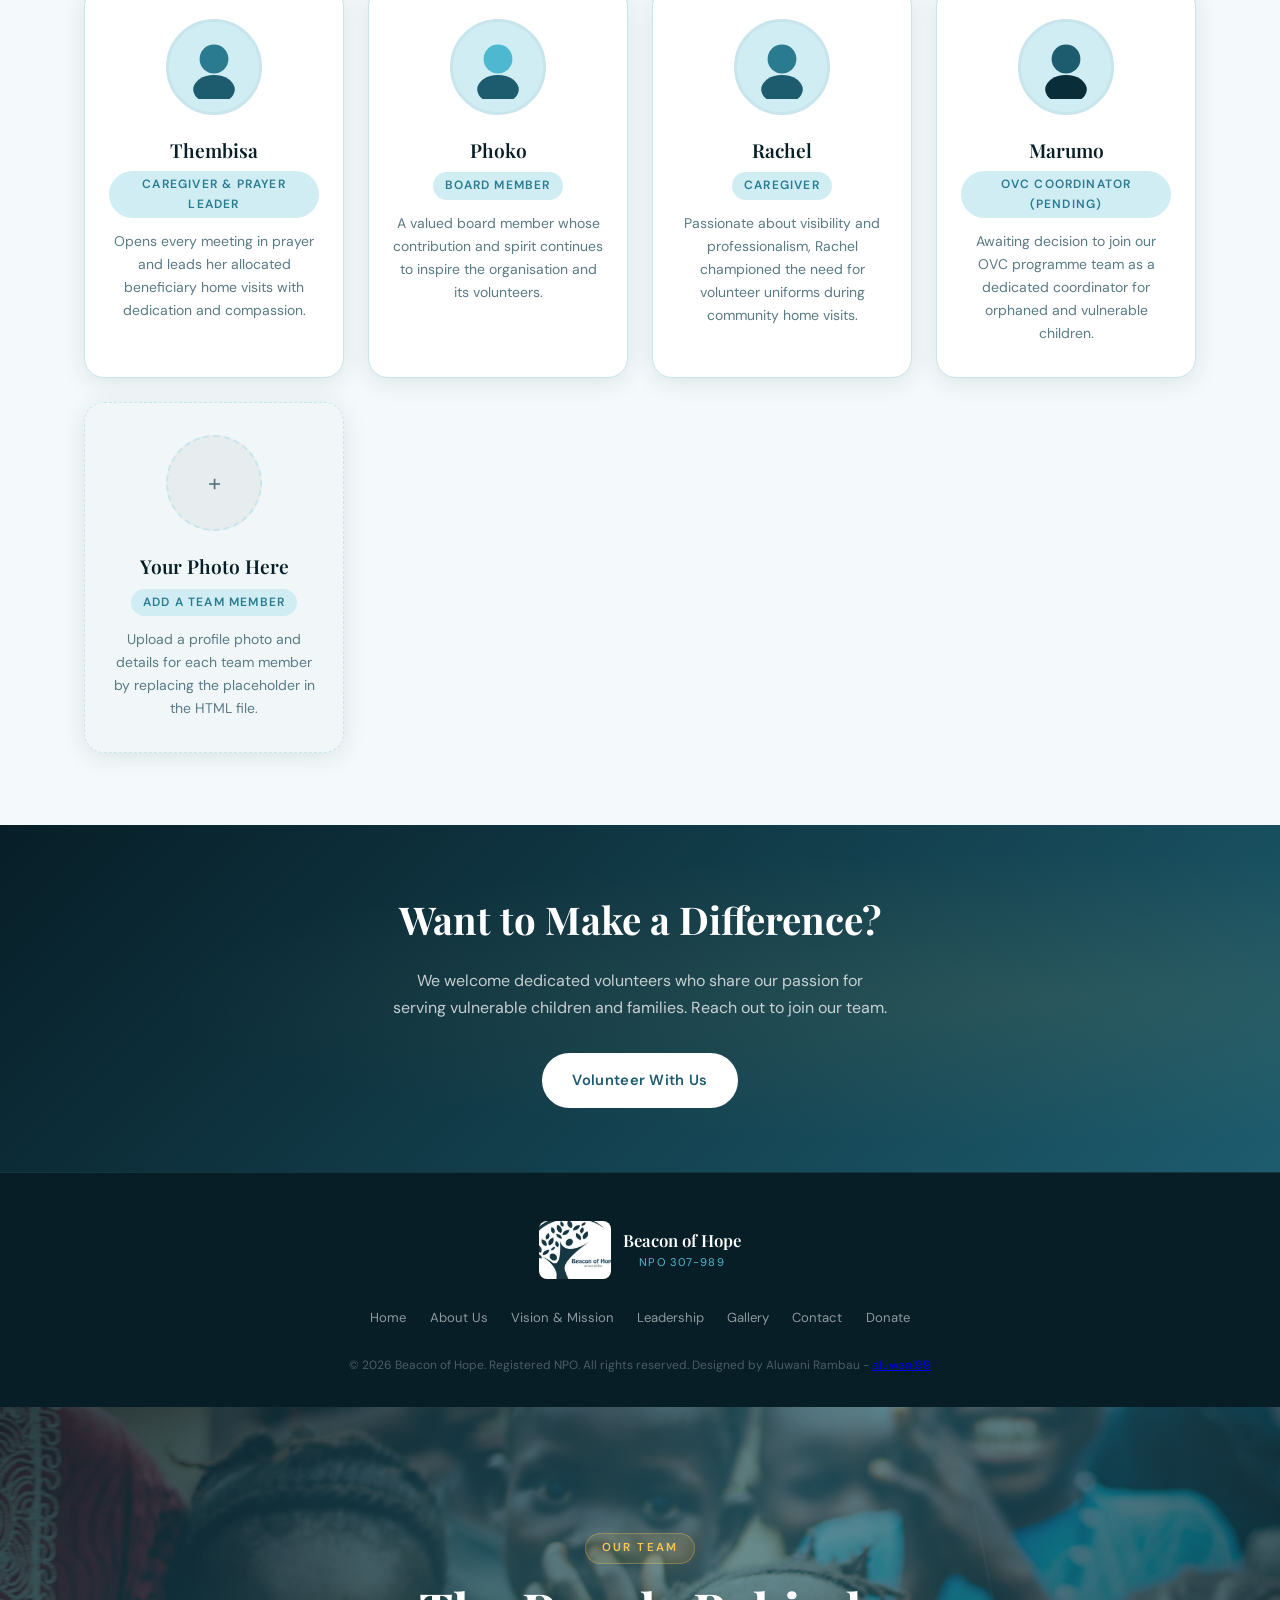
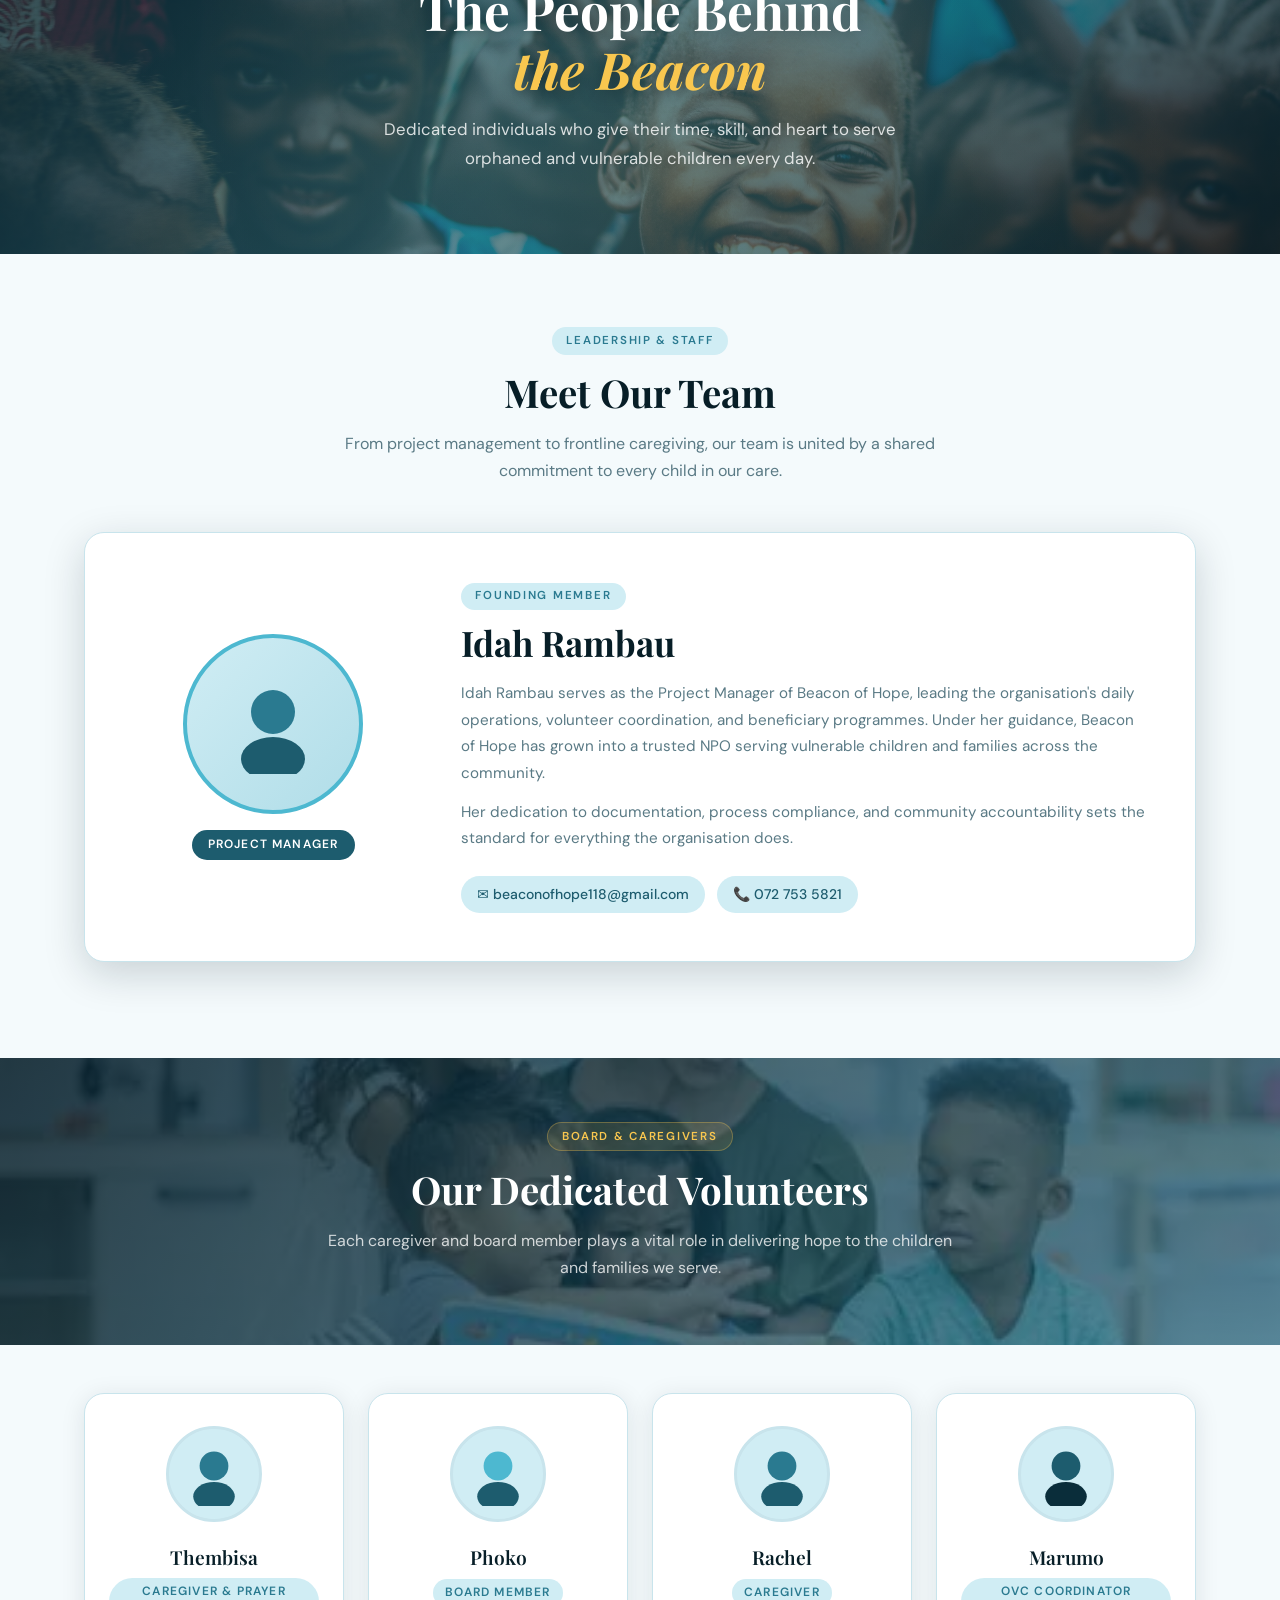
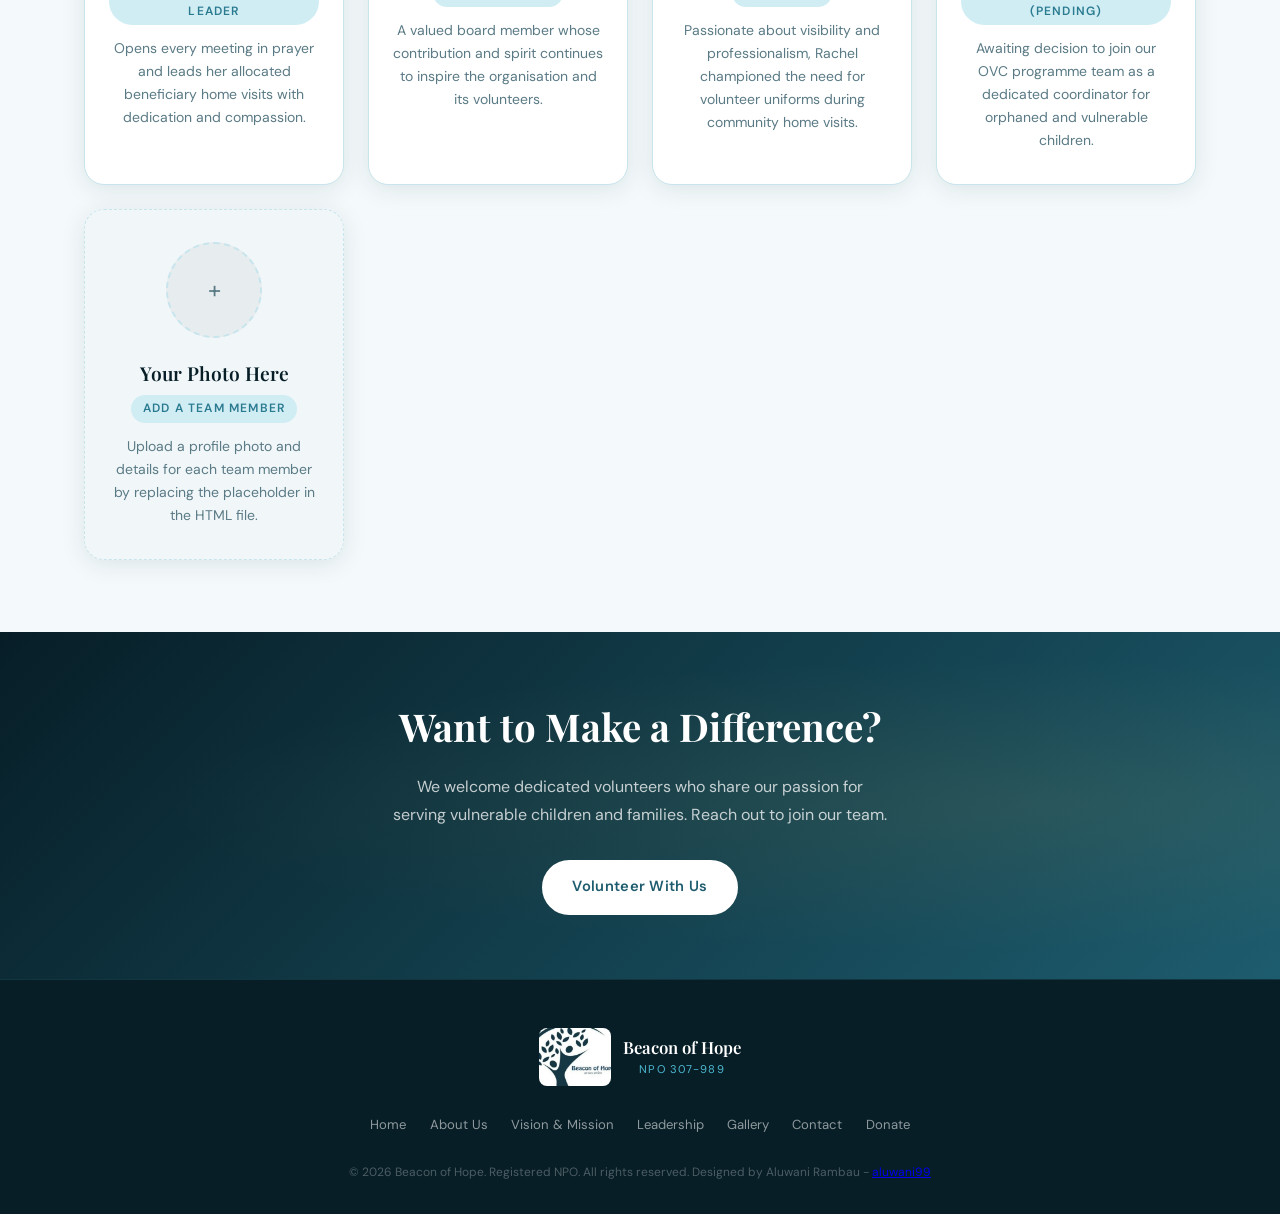
<file: pages/leadership.html>
<!DOCTYPE html>
<html lang="en">
<head>
  <meta charset="UTF-8" />
  <meta name="viewport" content="width=device-width, initial-scale=1.0" />
  <title>Leadership | Beacon of Hope</title>
  <link rel="stylesheet" href="../css/global.css" />
  <link rel="stylesheet" href="../css/leadership.css" />
</head>
<body>

  <nav class="navbar scrolled" id="navbar">
    <a href="../index.html" class="nav-logo">
      <div class="logo-img-wrap"><img src="../images/BeaconLogo.png" alt="Beacon of Hope Logo" class="logo-img" /></div>
    </a>
    <button class="nav-toggle" id="navToggle" aria-label="Toggle menu">
      <span></span><span></span><span></span>
    </button>
    <ul class="nav-links" id="navLinks">
      <li><a href="../index.html" class="nav-link">Home</a></li>
      <li><a href="about.html" class="nav-link">About Us</a></li>
      <li><a href="vision.html" class="nav-link">Vision &amp; Mission</a></li>
      <li><a href="leadership.html" class="nav-link">Leadership</a></li>
      <li><a href="gallery.html" class="nav-link active">Gallery</a></li>
      <li><a href="contact.html" class="nav-link">Contact</a></li>
      <li><a href="donate.html" class="nav-link nav-donate">Donate</a></li>
    </ul>
  </nav>

  <section class="page-hero" style="background-image:url('../images/education.jpg');">
    <div class="container">
      <span class="page-hero-tag">Our Team</span>
      <h1>The People Behind<br/><em>the Beacon</em></h1>
      <p>Dedicated individuals who give their time, skill, and heart to serve orphaned and vulnerable children every day.</p>
    </div>
  </section>

  <section class="section leaders-section">
    <div class="container">
      <div class="section-header">
        <span class="section-tag">Leadership &amp; Staff</span>
        <h2>Meet Our Team</h2>
        <p>From project management to frontline caregiving, our team is united by a shared commitment to every child in our care.</p>
      </div>

      <!-- Featured leader -->
      <div class="leader-featured">
        <div class="leader-featured-photo">
          <div class="leader-avatar leader-avatar--large">
            <svg viewBox="0 0 100 100" xmlns="http://www.w3.org/2000/svg" width="100" height="100">
              <circle cx="50" cy="38" r="22" fill="#2a7a90"/>
              <ellipse cx="50" cy="85" rx="32" ry="22" fill="#1d5c6e"/>
            </svg>
          </div>
          <div class="leader-badge-featured">Project Manager</div>
        </div>
        <div class="leader-featured-info">
          <span class="section-tag">Founding Member</span>
          <h2>Idah Rambau</h2>
          <p>Idah Rambau serves as the Project Manager of Beacon of Hope, leading the organisation's daily operations, volunteer coordination, and beneficiary programmes. Under her guidance, Beacon of Hope has grown into a trusted NPO serving vulnerable children and families across the community.</p>
          <p>Her dedication to documentation, process compliance, and community accountability sets the standard for everything the organisation does.</p>
          <div class="leader-contact">
            <a href="mailto:beaconofhope118@gmail.com" class="leader-contact-link">✉ beaconofhope118@gmail.com</a>
            <a href="tel:0727535821" class="leader-contact-link">📞 072 753 5821</a>
          </div>
        </div>
      </div>

      <!-- Board -->
    </div>
  </section>

  <!-- PHOTO BANNER: Board -->
  <section class="photo-banner" style="background-image:url('../images/education-program.jpg');">
    <div class="container">
      <div class="section-header">
        <span class="section-tag">Board &amp; Caregivers</span>
        <h2>Our Dedicated Volunteers</h2>
        <p>Each caregiver and board member plays a vital role in delivering hope to the children and families we serve.</p>
      </div>
    </div>
  </section>

  <section class="section leaders-section" style="padding-top:3rem;">
    <div class="container">

      <div class="leaders-grid">
        <div class="leader-card">
          <div class="leader-avatar">
            <svg viewBox="0 0 80 80" xmlns="http://www.w3.org/2000/svg" width="64" height="64">
              <circle cx="40" cy="30" r="18" fill="#2a7a90"/>
              <ellipse cx="40" cy="68" rx="26" ry="18" fill="#1d5c6e"/>
            </svg>
          </div>
          <div class="leader-info">
            <h3>Thembisa</h3>
            <span class="leader-role">Caregiver &amp; Prayer Leader</span>
            <p>Opens every meeting in prayer and leads her allocated beneficiary home visits with dedication and compassion.</p>
          </div>
        </div>

        <div class="leader-card">
          <div class="leader-avatar">
            <svg viewBox="0 0 80 80" xmlns="http://www.w3.org/2000/svg" width="64" height="64">
              <circle cx="40" cy="30" r="18" fill="#4db8d0"/>
              <ellipse cx="40" cy="68" rx="26" ry="18" fill="#1d5c6e"/>
            </svg>
          </div>
          <div class="leader-info">
            <h3>Phoko</h3>
            <span class="leader-role">Board Member</span>
            <p>A valued board member whose contribution and spirit continues to inspire the organisation and its volunteers.</p>
          </div>
        </div>

        <div class="leader-card">
          <div class="leader-avatar">
            <svg viewBox="0 0 80 80" xmlns="http://www.w3.org/2000/svg" width="64" height="64">
              <circle cx="40" cy="30" r="18" fill="#2a7a90"/>
              <ellipse cx="40" cy="68" rx="26" ry="18" fill="#1d5c6e"/>
            </svg>
          </div>
          <div class="leader-info">
            <h3>Rachel</h3>
            <span class="leader-role">Caregiver</span>
            <p>Passionate about visibility and professionalism, Rachel championed the need for volunteer uniforms during community home visits.</p>
          </div>
        </div>

        <div class="leader-card">
          <div class="leader-avatar">
            <svg viewBox="0 0 80 80" xmlns="http://www.w3.org/2000/svg" width="64" height="64">
              <circle cx="40" cy="30" r="18" fill="#1d5c6e"/>
              <ellipse cx="40" cy="68" rx="26" ry="18" fill="#0a2d3a"/>
            </svg>
          </div>
          <div class="leader-info">
            <h3>Marumo</h3>
            <span class="leader-role">OVC Coordinator (Pending)</span>
            <p>Awaiting decision to join our OVC programme team as a dedicated coordinator for orphaned and vulnerable children.</p>
          </div>
        </div>

        <div class="leader-card leader-card--add">
          <div class="leader-avatar leader-avatar--empty">
            <span>+</span>
          </div>
          <div class="leader-info">
            <h3>Your Photo Here</h3>
            <span class="leader-role">Add a Team Member</span>
            <p>Upload a profile photo and details for each team member by replacing the placeholder in the HTML file.</p>
          </div>
        </div>
      </div>
    </div>
  </section>

  <!-- JOIN TEAM CTA -->
  <section class="cta-strip">
    <div class="container">
      <div class="cta-content">
        <h2>Want to Make a Difference?</h2>
        <p>We welcome dedicated volunteers who share our passion for serving vulnerable children and families. Reach out to join our team.</p>
        <a href="contact.html" class="btn btn-light">Volunteer With Us</a>
      </div>
    </div>
  </section>

  <footer class="footer">
    <div class="container footer-inner">
      <div class="footer-logo">
        <div class="footer-logo-wrap"><img src="../images/BeaconLogo.png" alt="Beacon of Hope" class="footer-logo-img" /></div>
        <div>
          <span class="footer-name">Beacon of Hope</span>
          <span class="footer-npo">NPO 307-989</span>
        </div>
      </div>
      <nav class="footer-nav">
        <a href="../index.html">Home</a>
        <a href="about.html">About Us</a>
        <a href="vision.html">Vision &amp; Mission</a>
        <a href="leadership.html">Leadership</a>
        <a href="gallery.html">Gallery</a>
        <a href="contact.html">Contact</a>
        <a href="donate.html">Donate</a>
      </nav>
      <p class="footer-copy">&copy; 2026 Beacon of Hope. Registered NPO. All rights reserved. Designed by Aluwani Rambau - <a href="https://www.github.com/aluwani99" target="_blank">aluwani99</a></p>
      
    </div>
  </footer>

  <script src="../js/global.js"></script>
</body>
</html>
<!DOCTYPE html>
<html lang="en">
<head>
  <meta charset="UTF-8" />
  <meta name="viewport" content="width=device-width, initial-scale=1.0" />
  <title>Leadership | Beacon of Hope</title>
  <link rel="stylesheet" href="../css/global.css" />
  <link rel="stylesheet" href="../css/leadership.css" />
</head>
<body>

  <nav class="navbar scrolled" id="navbar">
    <a href="../index.html" class="nav-logo">
      <div class="logo-img-wrap"><img src="../images/BeaconLogo.png" alt="Beacon of Hope Logo" class="logo-img" /></div>
    </a>
    <button class="nav-toggle" id="navToggle" aria-label="Toggle menu">
      <span></span><span></span><span></span>
    </button>
    <ul class="nav-links" id="navLinks">
      <li><a href="../index.html" class="nav-link">Home</a></li>
      <li><a href="about.html" class="nav-link">About Us</a></li>
      <li><a href="vision.html" class="nav-link">Vision &amp; Mission</a></li>
      <li><a href="leadership.html" class="nav-link">Leadership</a></li>
      <li><a href="gallery.html" class="nav-link active">Gallery</a></li>
      <li><a href="contact.html" class="nav-link">Contact</a></li>
      <li><a href="donate.html" class="nav-link nav-donate">Donate</a></li>
    </ul>
  </nav>

  <section class="page-hero" style="background-image:url('../images/education.jpg');">
    <div class="container">
      <span class="page-hero-tag">Our Team</span>
      <h1>The People Behind<br/><em>the Beacon</em></h1>
      <p>Dedicated individuals who give their time, skill, and heart to serve orphaned and vulnerable children every day.</p>
    </div>
  </section>

  <section class="section leaders-section">
    <div class="container">
      <div class="section-header">
        <span class="section-tag">Leadership &amp; Staff</span>
        <h2>Meet Our Team</h2>
        <p>From project management to frontline caregiving, our team is united by a shared commitment to every child in our care.</p>
      </div>

      <!-- Featured leader -->
      <div class="leader-featured">
        <div class="leader-featured-photo">
          <div class="leader-avatar leader-avatar--large">
            <svg viewBox="0 0 100 100" xmlns="http://www.w3.org/2000/svg" width="100" height="100">
              <circle cx="50" cy="38" r="22" fill="#2a7a90"/>
              <ellipse cx="50" cy="85" rx="32" ry="22" fill="#1d5c6e"/>
            </svg>
          </div>
          <div class="leader-badge-featured">Project Manager</div>
        </div>
        <div class="leader-featured-info">
          <span class="section-tag">Founding Member</span>
          <h2>Idah Rambau</h2>
          <p>Idah Rambau serves as the Project Manager of Beacon of Hope, leading the organisation's daily operations, volunteer coordination, and beneficiary programmes. Under her guidance, Beacon of Hope has grown into a trusted NPO serving vulnerable children and families across the community.</p>
          <p>Her dedication to documentation, process compliance, and community accountability sets the standard for everything the organisation does.</p>
          <div class="leader-contact">
            <a href="mailto:beaconofhope118@gmail.com" class="leader-contact-link">✉ beaconofhope118@gmail.com</a>
            <a href="tel:0727535821" class="leader-contact-link">📞 072 753 5821</a>
          </div>
        </div>
      </div>

      <!-- Board -->
    </div>
  </section>

  <!-- PHOTO BANNER: Board -->
  <section class="photo-banner" style="background-image:url('../images/education-program.jpg');">
    <div class="container">
      <div class="section-header">
        <span class="section-tag">Board &amp; Caregivers</span>
        <h2>Our Dedicated Volunteers</h2>
        <p>Each caregiver and board member plays a vital role in delivering hope to the children and families we serve.</p>
      </div>
    </div>
  </section>

  <section class="section leaders-section" style="padding-top:3rem;">
    <div class="container">

      <div class="leaders-grid">
        <div class="leader-card">
          <div class="leader-avatar">
            <svg viewBox="0 0 80 80" xmlns="http://www.w3.org/2000/svg" width="64" height="64">
              <circle cx="40" cy="30" r="18" fill="#2a7a90"/>
              <ellipse cx="40" cy="68" rx="26" ry="18" fill="#1d5c6e"/>
            </svg>
          </div>
          <div class="leader-info">
            <h3>Thembisa</h3>
            <span class="leader-role">Caregiver &amp; Prayer Leader</span>
            <p>Opens every meeting in prayer and leads her allocated beneficiary home visits with dedication and compassion.</p>
          </div>
        </div>

        <div class="leader-card">
          <div class="leader-avatar">
            <svg viewBox="0 0 80 80" xmlns="http://www.w3.org/2000/svg" width="64" height="64">
              <circle cx="40" cy="30" r="18" fill="#4db8d0"/>
              <ellipse cx="40" cy="68" rx="26" ry="18" fill="#1d5c6e"/>
            </svg>
          </div>
          <div class="leader-info">
            <h3>Phoko</h3>
            <span class="leader-role">Board Member</span>
            <p>A valued board member whose contribution and spirit continues to inspire the organisation and its volunteers.</p>
          </div>
        </div>

        <div class="leader-card">
          <div class="leader-avatar">
            <svg viewBox="0 0 80 80" xmlns="http://www.w3.org/2000/svg" width="64" height="64">
              <circle cx="40" cy="30" r="18" fill="#2a7a90"/>
              <ellipse cx="40" cy="68" rx="26" ry="18" fill="#1d5c6e"/>
            </svg>
          </div>
          <div class="leader-info">
            <h3>Rachel</h3>
            <span class="leader-role">Caregiver</span>
            <p>Passionate about visibility and professionalism, Rachel championed the need for volunteer uniforms during community home visits.</p>
          </div>
        </div>

        <div class="leader-card">
          <div class="leader-avatar">
            <svg viewBox="0 0 80 80" xmlns="http://www.w3.org/2000/svg" width="64" height="64">
              <circle cx="40" cy="30" r="18" fill="#1d5c6e"/>
              <ellipse cx="40" cy="68" rx="26" ry="18" fill="#0a2d3a"/>
            </svg>
          </div>
          <div class="leader-info">
            <h3>Marumo</h3>
            <span class="leader-role">OVC Coordinator (Pending)</span>
            <p>Awaiting decision to join our OVC programme team as a dedicated coordinator for orphaned and vulnerable children.</p>
          </div>
        </div>

        <div class="leader-card leader-card--add">
          <div class="leader-avatar leader-avatar--empty">
            <span>+</span>
          </div>
          <div class="leader-info">
            <h3>Your Photo Here</h3>
            <span class="leader-role">Add a Team Member</span>
            <p>Upload a profile photo and details for each team member by replacing the placeholder in the HTML file.</p>
          </div>
        </div>
      </div>
    </div>
  </section>

  <!-- JOIN TEAM CTA -->
  <section class="cta-strip">
    <div class="container">
      <div class="cta-content">
        <h2>Want to Make a Difference?</h2>
        <p>We welcome dedicated volunteers who share our passion for serving vulnerable children and families. Reach out to join our team.</p>
        <a href="contact.html" class="btn btn-light">Volunteer With Us</a>
      </div>
    </div>
  </section>

  <footer class="footer">
    <div class="container footer-inner">
      <div class="footer-logo">
        <div class="footer-logo-wrap"><img src="../images/BeaconLogo.png" alt="Beacon of Hope" class="footer-logo-img" /></div>
        <div>
          <span class="footer-name">Beacon of Hope</span>
          <span class="footer-npo">NPO 307-989</span>
        </div>
      </div>
      <nav class="footer-nav">
        <a href="../index.html">Home</a>
        <a href="about.html">About Us</a>
        <a href="vision.html">Vision &amp; Mission</a>
        <a href="leadership.html">Leadership</a>
        <a href="gallery.html">Gallery</a>
        <a href="contact.html">Contact</a>
        <a href="donate.html">Donate</a>
      </nav>
      <p class="footer-copy">&copy; 2026 Beacon of Hope. Registered NPO. All rights reserved. Designed by Aluwani Rambau - <a href="https://www.github.com/aluwani99" target="_blank">aluwani99</a></p>
      
    </div>
  </footer>

  <script src="../js/global.js"></script>
</body>
</html>
</file>
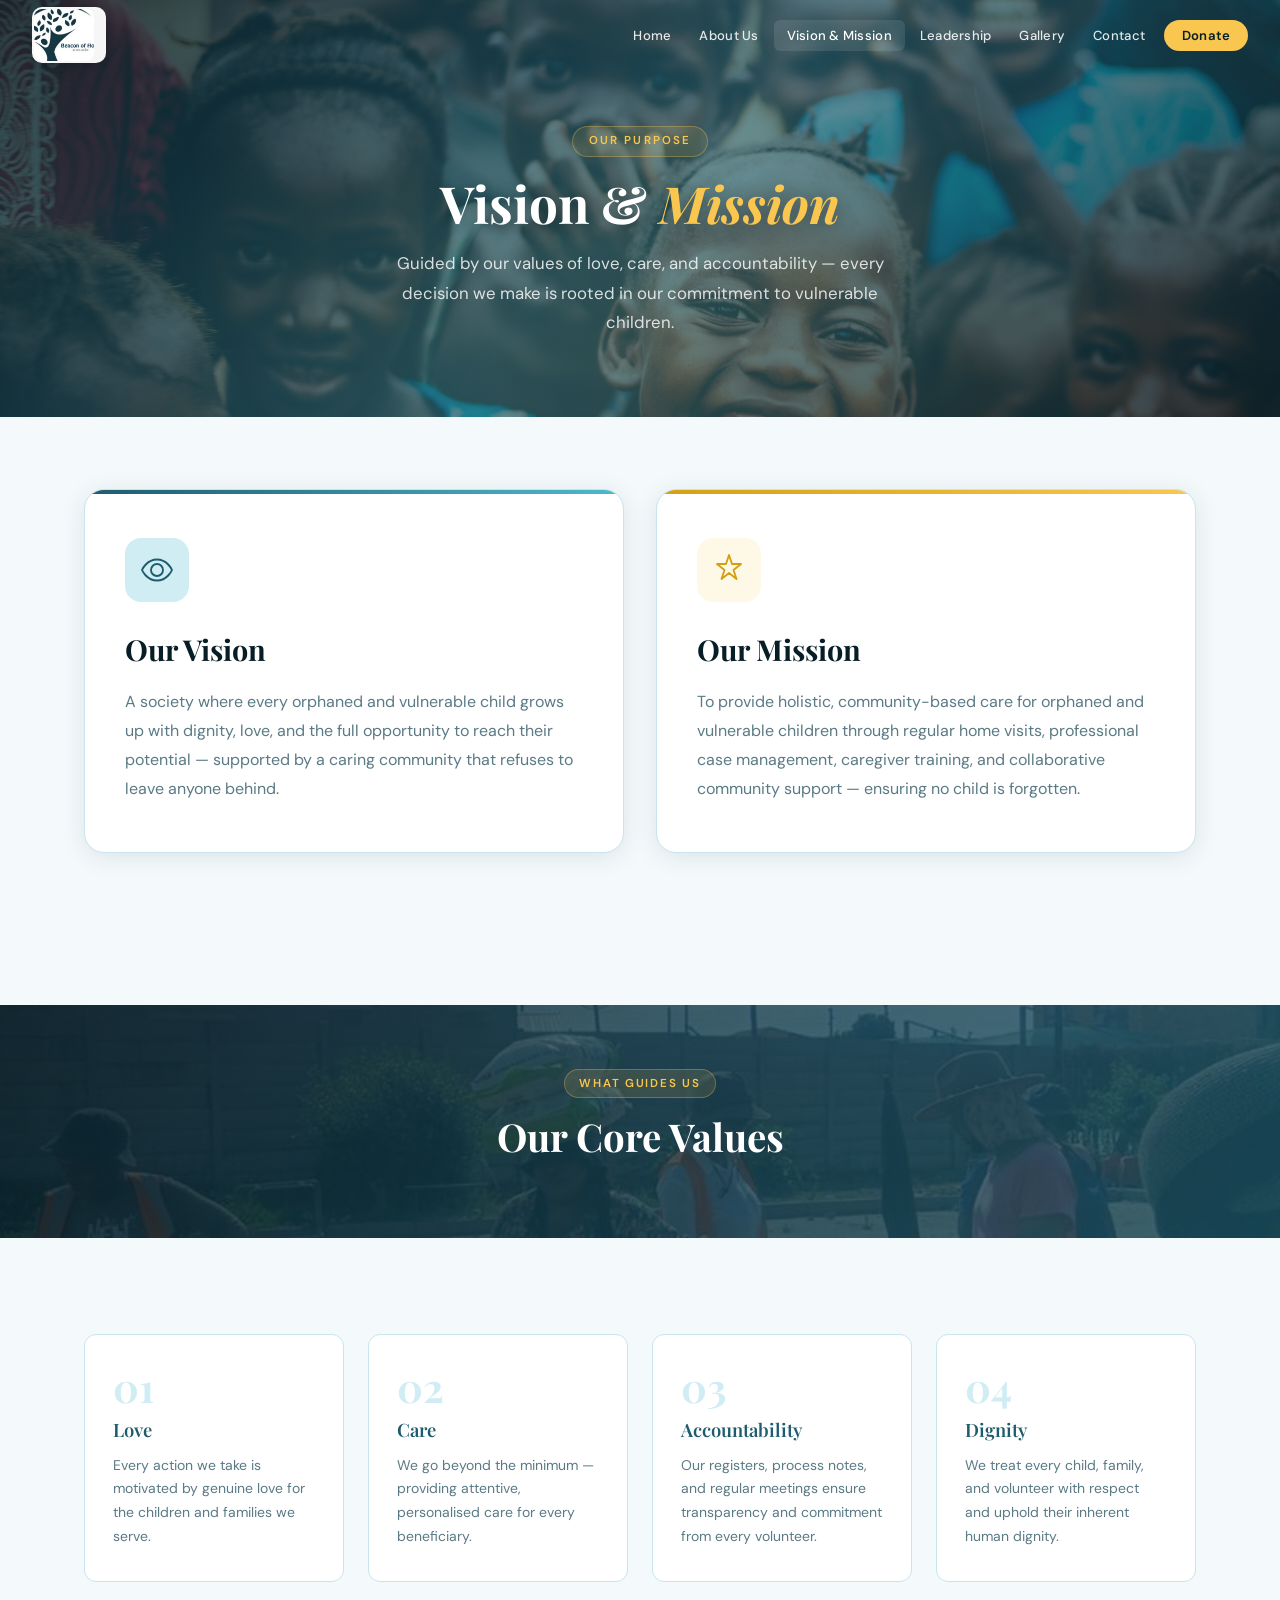
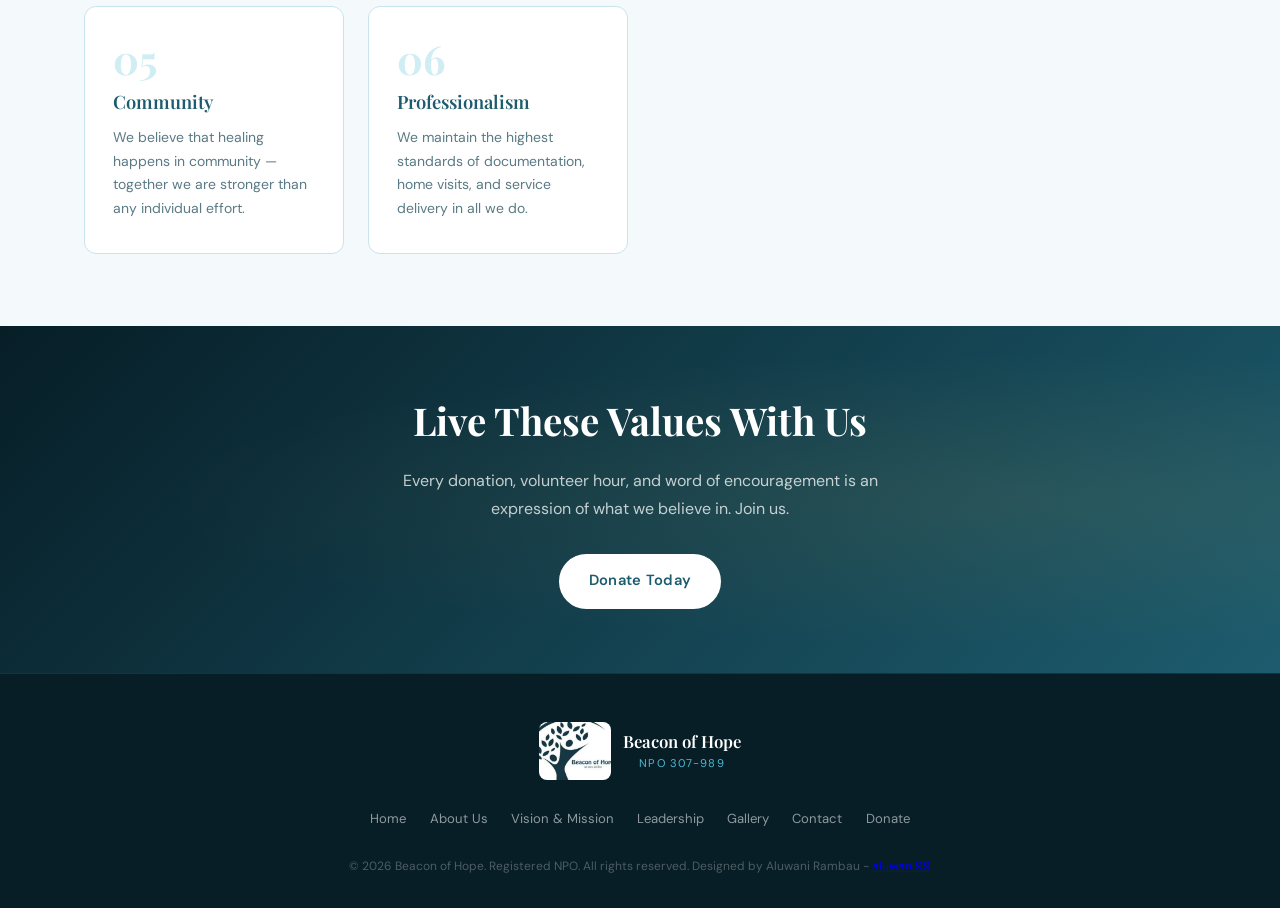
<file: pages/vision.html>
<!DOCTYPE html>
<html lang="en">
<head>
  <meta charset="UTF-8" />
  <meta name="viewport" content="width=device-width, initial-scale=1.0" />
  <title>Vision &amp; Mission | Beacon of Hope</title>
  <link rel="stylesheet" href="../css/global.css" />
  <link rel="stylesheet" href="../css/vision.css" />
</head>
<body>

  <nav class="navbar scrolled" id="navbar">
    <a href="../index.html" class="nav-logo">
      <div class="logo-img-wrap"><img src="../images/BeaconLogo.png" alt="Beacon of Hope Logo" class="logo-img" /></div>
    </a>
    <button class="nav-toggle" id="navToggle" aria-label="Toggle menu">
      <span></span><span></span><span></span>
    </button>
    <ul class="nav-links" id="navLinks">
      <li><a href="../index.html" class="nav-link">Home</a></li>
      <li><a href="about.html" class="nav-link">About Us</a></li>
      <li><a href="vision.html" class="nav-link">Vision &amp; Mission</a></li>
      <li><a href="leadership.html" class="nav-link">Leadership</a></li>
      <li><a href="gallery.html" class="nav-link active">Gallery</a></li>
      <li><a href="contact.html" class="nav-link">Contact</a></li>
      <li><a href="donate.html" class="nav-link nav-donate">Donate</a></li>
    </ul>
  </nav>

  <section class="page-hero" style="background-image:url('../images/education.jpg');">
    <div class="container">
      <span class="page-hero-tag">Our Purpose</span>
      <h1>Vision &amp; <em>Mission</em></h1>
      <p>Guided by our values of love, care, and accountability — every decision we make is rooted in our commitment to vulnerable children.</p>
    </div>
  </section>

  <section class="section vm-section">
    <div class="container">
      <div class="vm-grid">

        <div class="vm-card vm-card--vision">
          <div class="vm-icon">
            <svg viewBox="0 0 48 48" width="36" height="36" fill="none" xmlns="http://www.w3.org/2000/svg">
              <circle cx="24" cy="24" r="8" stroke="currentColor" stroke-width="2.5"/>
              <path d="M4 24C4 24 10 10 24 10C38 10 44 24 44 24C44 24 38 38 24 38C10 38 4 24 4 24Z" stroke="currentColor" stroke-width="2.5" stroke-linejoin="round"/>
            </svg>
          </div>
          <h2>Our Vision</h2>
          <p>A society where every orphaned and vulnerable child grows up with dignity, love, and the full opportunity to reach their potential — supported by a caring community that refuses to leave anyone behind.</p>
        </div>

        <div class="vm-card vm-card--mission">
          <div class="vm-icon">
            <svg viewBox="0 0 48 48" width="36" height="36" fill="none" xmlns="http://www.w3.org/2000/svg">
              <path d="M24 4L28 16H40L30 24L34 36L24 28L14 36L18 24L8 16H20L24 4Z" stroke="currentColor" stroke-width="2.5" stroke-linejoin="round"/>
            </svg>
          </div>
          <h2>Our Mission</h2>
          <p>To provide holistic, community-based care for orphaned and vulnerable children through regular home visits, professional case management, caregiver training, and collaborative community support — ensuring no child is forgotten.</p>
        </div>

      </div>

    </div>
  </section>

  <!-- PHOTO BANNER: Values -->
  <section class="photo-banner" style="background-image:url('../images/Community4.jpg');">
    <div class="container">
      <div class="section-header">
        <span class="section-tag">What Guides Us</span>
        <h2>Our Core Values</h2>
      </div>
    </div>
  </section>

  <section class="section vm-section" style="padding-top:3rem;">
    <div class="container">
      <div class="values-section">
        <div class="section-header" style="display:none;">
          <span class="section-tag">What Guides Us</span>
          <h2>Our Core Values</h2>
        </div>
        <div class="values-grid">
          <div class="value-item">
            <div class="value-num">01</div>
            <h3>Love</h3>
            <p>Every action we take is motivated by genuine love for the children and families we serve.</p>
          </div>
          <div class="value-item">
            <div class="value-num">02</div>
            <h3>Care</h3>
            <p>We go beyond the minimum — providing attentive, personalised care for every beneficiary.</p>
          </div>
          <div class="value-item">
            <div class="value-num">03</div>
            <h3>Accountability</h3>
            <p>Our registers, process notes, and regular meetings ensure transparency and commitment from every volunteer.</p>
          </div>
          <div class="value-item">
            <div class="value-num">04</div>
            <h3>Dignity</h3>
            <p>We treat every child, family, and volunteer with respect and uphold their inherent human dignity.</p>
          </div>
          <div class="value-item">
            <div class="value-num">05</div>
            <h3>Community</h3>
            <p>We believe that healing happens in community — together we are stronger than any individual effort.</p>
          </div>
          <div class="value-item">
            <div class="value-num">06</div>
            <h3>Professionalism</h3>
            <p>We maintain the highest standards of documentation, home visits, and service delivery in all we do.</p>
          </div>
        </div>
      </div>

    </div>
  </section>

  <section class="cta-strip">
    <div class="container">
      <div class="cta-content">
        <h2>Live These Values With Us</h2>
        <p>Every donation, volunteer hour, and word of encouragement is an expression of what we believe in. Join us.</p>
        <a href="donate.html" class="btn btn-light">Donate Today</a>
      </div>
    </div>
  </section>

  <footer class="footer">
    <div class="container footer-inner">
      <div class="footer-logo">
        <div class="footer-logo-wrap"><img src="../images/BeaconLogo.png" alt="Beacon of Hope" class="footer-logo-img" /></div>
        <div>
          <span class="footer-name">Beacon of Hope</span>
          <span class="footer-npo">NPO 307-989</span>
        </div>
      </div>
      <nav class="footer-nav">
        <a href="../index.html">Home</a>
        <a href="about.html">About Us</a>
        <a href="vision.html">Vision &amp; Mission</a>
        <a href="leadership.html">Leadership</a>
        <a href="gallery.html">Gallery</a>
        <a href="contact.html">Contact</a>
        <a href="donate.html">Donate</a>
      </nav>
      <p class="footer-copy">&copy; 2026 Beacon of Hope. Registered NPO. All rights reserved. Designed by Aluwani Rambau - <a href="https://www.github.com/aluwani99" target="_blank">aluwani99</a></p>
      
    </div>
  </footer>

  <script src="../js/global.js"></script>
</body>
</html>
</file>
<file: css/global.css>
/* ============================================================
   BEACON OF HOPE — Global Styles
   Brand: Primary Teal #1d5c6e | Mid #2a7a90 | Light #4db8d0
          Dark Navy #071e27 | Gold #f9c74f
   ============================================================ */

@import url('https://fonts.googleapis.com/css2?family=Playfair+Display:ital,wght@0,600;0,700;1,600&family=DM+Sans:wght@300;400;500;600&display=swap');

:root {
  --primary:       #1d5c6e;
  --primary-mid:   #2a7a90;
  --primary-light: #4db8d0;
  --primary-pale:  #d0edf4;
  --dark:          #071e27;
  --dark-mid:      #0a2d3a;
  --gold:          #f9c74f;
  --gold-dark:     #d4a013;
  --text:          #1a2e36;
  --text-muted:    #5a7a85;
  --white:         #ffffff;
  --off-white:     #f4fafc;
  --border:        #c8e4ec;
  --radius:        12px;
  --radius-lg:     20px;
  --shadow:        0 4px 24px rgba(7,30,39,0.10);
  --shadow-lg:     0 12px 40px rgba(7,30,39,0.18);
  --font-display:  'Playfair Display', Georgia, serif;
  --font-body:     'DM Sans', system-ui, sans-serif;
  --transition:    0.3s cubic-bezier(0.4,0,0.2,1);
  --navbar-h:      70px;
}

*, *::before, *::after { box-sizing: border-box; margin: 0; padding: 0; }
html { scroll-behavior: smooth; -webkit-text-size-adjust: 100%; }
body {
  font-family: var(--font-body);
  color: var(--text);
  background: var(--white);
  line-height: 1.6;
  overflow-x: hidden;
}

/* ===== NAVBAR ===== */
.navbar {
  position: fixed;
  top: 0; left: 0; right: 0;
  z-index: 1000;
  display: flex;
  align-items: center;
  justify-content: space-between;
  padding: 0 2rem;
  height: var(--navbar-h);
  background: transparent;
  transition: background var(--transition), box-shadow var(--transition);
}

.navbar.scrolled {
  background: rgba(7,30,39,0.97);
  backdrop-filter: blur(14px);
  -webkit-backdrop-filter: blur(14px);
  box-shadow: 0 2px 20px rgba(0,0,0,0.3);
}

/* Logo */
.nav-logo {
  display: flex;
  align-items: center;
  gap: 0.5rem;
  text-decoration: none;
  background: rgba(255,255,255,0.96);
  border-radius: 10px;
  padding: 2px 12px 2px 2px;
  box-shadow: 0 2px 10px rgba(0,0,0,0.18);
  flex-shrink: 0;
  overflow: hidden;
}

/* Logo wrapper clips the white padding out of the PNG */
.logo-img-wrap {
  width: 60px;
  height: 52px;
  overflow: hidden;
  border-radius: 8px;
  flex-shrink: 0;
  display: flex;
  align-items: center;
  justify-content: center;
}

.logo-img {
  /* Scale up beyond the container to crop the white PNG border */
  width: 130%;
  height: 130%;
  object-fit: cover;
  object-position: center center;
  display: block;
}

/* Desktop nav links */
.nav-links {
  display: flex;
  align-items: center;
  list-style: none;
  gap: 0.15rem;
}

.nav-link {
  text-decoration: none;
  color: rgba(255,255,255,0.88);
  font-size: 0.82rem;
  font-weight: 500;
  padding: 0.45rem 0.8rem;
  border-radius: 6px;
  transition: color var(--transition), background var(--transition);
  letter-spacing: 0.02em;
  white-space: nowrap;
}

.nav-link:hover,
.nav-link.active {
  color: var(--white);
  background: rgba(255,255,255,0.1);
}

.nav-donate {
  background: var(--gold) !important;
  color: var(--dark) !important;
  font-weight: 600 !important;
  padding: 0.45rem 1.1rem !important;
  border-radius: 50px !important;
  margin-left: 0.25rem;
}

.nav-donate:hover {
  background: var(--gold-dark) !important;
  color: var(--white) !important;
  transform: translateY(-1px);
}

/* Hamburger toggle */
.nav-toggle {
  display: none;
  flex-direction: column;
  justify-content: center;
  gap: 5px;
  background: rgba(255,255,255,0.12);
  border: 1.5px solid rgba(255,255,255,0.25);
  border-radius: 8px;
  cursor: pointer;
  padding: 9px 10px;
  width: 44px;
  height: 44px;
  flex-shrink: 0;
  transition: background var(--transition);
}

.nav-toggle:hover { background: rgba(255,255,255,0.2); }

.nav-toggle span {
  display: block;
  width: 22px;
  height: 2px;
  background: var(--white);
  border-radius: 2px;
  transition: all 0.3s ease;
  transform-origin: center;
}

/* Hamburger → X animation */
.nav-toggle.open span:nth-child(1) { transform: translateY(7px) rotate(45deg); }
.nav-toggle.open span:nth-child(2) { opacity: 0; transform: scaleX(0); }
.nav-toggle.open span:nth-child(3) { transform: translateY(-7px) rotate(-45deg); }

/* Mobile overlay backdrop */
.nav-backdrop {
  display: none;
  position: fixed;
  inset: 0;
  background: rgba(7,30,39,0.6);
  z-index: 998;
  backdrop-filter: blur(2px);
}

.nav-backdrop.show { display: block; }

/* ===== BUTTONS ===== */
.btn {
  display: inline-flex;
  align-items: center;
  justify-content: center;
  gap: 0.5rem;
  padding: 0.85rem 1.75rem;
  border-radius: 50px;
  font-family: var(--font-body);
  font-size: 0.92rem;
  font-weight: 600;
  text-decoration: none;
  cursor: pointer;
  border: 2px solid transparent;
  transition: all var(--transition);
  letter-spacing: 0.02em;
  -webkit-tap-highlight-color: transparent;
}

.btn-primary  { background: var(--gold); color: var(--dark); border-color: var(--gold); }
.btn-primary:hover  { background: var(--gold-dark); border-color: var(--gold-dark); transform: translateY(-2px); box-shadow: 0 8px 24px rgba(249,199,79,0.35); }

.btn-outline  { background: transparent; color: var(--white); border-color: rgba(255,255,255,0.5); }
.btn-outline:hover  { background: rgba(255,255,255,0.12); border-color: var(--white); transform: translateY(-2px); }

.btn-teal     { background: var(--primary); color: var(--white); border-color: var(--primary); }
.btn-teal:hover     { background: var(--primary-mid); border-color: var(--primary-mid); transform: translateY(-2px); box-shadow: var(--shadow-lg); }

.btn-light    { background: var(--white); color: var(--primary); border-color: var(--white); }
.btn-light:hover    { background: var(--off-white); transform: translateY(-2px); box-shadow: 0 8px 24px rgba(0,0,0,0.2); }

/* ===== SECTIONS ===== */
.section { padding: 4.5rem 0; }

.container {
  max-width: 1160px;
  margin: 0 auto;
  padding: 0 1.5rem;
}

.section-header {
  text-align: center;
  max-width: 640px;
  margin: 0 auto 3rem;
}

.section-tag {
  display: inline-block;
  font-size: 0.72rem;
  font-weight: 600;
  letter-spacing: 0.15em;
  text-transform: uppercase;
  color: var(--primary-mid);
  background: var(--primary-pale);
  padding: 0.28rem 0.9rem;
  border-radius: 50px;
  margin-bottom: 0.85rem;
}

.section-header h2 {
  font-family: var(--font-display);
  font-size: clamp(1.7rem, 3.5vw, 2.4rem);
  font-weight: 700;
  color: var(--dark);
  margin-bottom: 0.85rem;
  line-height: 1.25;
}

.section-header p {
  color: var(--text-muted);
  font-size: 1rem;
  line-height: 1.7;
}

/* ===== PAGE HERO (inner pages) ===== */
.page-hero {
  position: relative;
  padding: calc(var(--navbar-h) + 3.5rem) 0 5rem;
  text-align: center;
  color: var(--white);
  overflow: hidden;
  background-size: cover;
  background-position: center;
  background-attachment: scroll;
}

.page-hero::before {
  content: '';
  position: absolute;
  inset: 0;
  background: linear-gradient(135deg,
    rgba(7,30,39,0.82) 0%,
    rgba(29,92,110,0.65) 50%,
    rgba(7,30,39,0.77) 100%);
  z-index: 0;
}

.page-hero::after {
  content: '';
  position: absolute;
  inset: 0;
  background: radial-gradient(ellipse at 50% 80%, rgba(249,199,79,0.07) 0%, transparent 60%);
  z-index: 0;
}

.page-hero .container { position: relative; z-index: 1; }

.page-hero-tag {
  display: inline-block;
  font-size: 0.72rem;
  font-weight: 600;
  letter-spacing: 0.18em;
  text-transform: uppercase;
  color: var(--gold);
  background: rgba(249,199,79,0.12);
  border: 1px solid rgba(249,199,79,0.3);
  padding: 0.32rem 1rem;
  border-radius: 50px;
  margin-bottom: 1.1rem;
}

.page-hero h1 {
  font-family: var(--font-display);
  font-size: clamp(1.9rem, 5vw, 3.2rem);
  font-weight: 700;
  line-height: 1.15;
  margin-bottom: 1rem;
  text-shadow: 0 2px 20px rgba(0,0,0,0.4);
}

.page-hero h1 em { font-style: italic; color: var(--gold); }

.page-hero p {
  font-size: clamp(0.95rem, 2vw, 1.05rem);
  color: rgba(255,255,255,0.82);
  max-width: 540px;
  margin: 0 auto;
  line-height: 1.75;
}

/* ===== PHOTO BANNER (mid-page) ===== */
.photo-banner {
  position: relative;
  padding: 4rem 0;
  background-size: cover;
  background-position: center;
  background-attachment: scroll;
  overflow: hidden;
}

.photo-banner::before {
  content: '';
  position: absolute;
  inset: 0;
  background: linear-gradient(135deg, rgba(7,30,39,0.82) 0%, rgba(29,92,110,0.68) 100%);
}

.photo-banner .container { position: relative; z-index: 1; }
.photo-banner .section-header { margin-bottom: 0; }
.photo-banner .section-tag { color: var(--gold); background: rgba(249,199,79,0.12); border: 1px solid rgba(249,199,79,0.3); }
.photo-banner .section-header h2 { color: var(--white); }
.photo-banner .section-header p { color: rgba(255,255,255,0.78); }

/* ===== CTA STRIP ===== */
.cta-strip {
  background: linear-gradient(135deg, var(--dark) 0%, var(--primary) 100%);
  padding: 4rem 0;
  position: relative;
  overflow: hidden;
}

.cta-strip::before {
  content: '';
  position: absolute;
  inset: 0;
  background: radial-gradient(ellipse at 80% 50%, rgba(249,199,79,0.08) 0%, transparent 60%);
}

.cta-content { position: relative; text-align: center; color: var(--white); }

.cta-content h2 {
  font-family: var(--font-display);
  font-size: clamp(1.6rem, 3.5vw, 2.4rem);
  font-weight: 700;
  margin-bottom: 1rem;
}

.cta-content p {
  font-size: 1rem;
  color: rgba(255,255,255,0.75);
  max-width: 500px;
  margin: 0 auto 2rem;
  line-height: 1.7;
}

/* ===== FOOTER ===== */
.footer {
  background: var(--dark);
  color: rgba(255,255,255,0.6);
  padding: 3rem 0 2rem;
  border-top: 1px solid rgba(77,184,208,0.15);
}

.footer-inner {
  display: flex;
  flex-direction: column;
  align-items: center;
  gap: 1.5rem;
  text-align: center;
}

.footer-logo { display: flex; align-items: center; gap: 0.75rem; color: var(--white); }

.footer-logo-wrap {
  width: 72px;
  height: 58px;
  overflow: hidden;
  border-radius: 8px;
  background: rgba(255,255,255,0.96);
  flex-shrink: 0;
  display: flex;
  align-items: center;
  justify-content: center;
}

.footer-logo-img {
  width: 130%;
  height: 130%;
  object-fit: cover;
  object-position: center center;
  display: block;
}

.footer-name {
  display: block;
  font-family: var(--font-display);
  font-size: 1.05rem;
  font-weight: 600;
  color: var(--white);
}

.footer-npo {
  display: block;
  font-size: 0.7rem;
  color: var(--primary-light);
  letter-spacing: 0.1em;
}

.footer-nav {
  display: flex;
  flex-wrap: wrap;
  justify-content: center;
  gap: 0.25rem 0.75rem;
}

.footer-nav a {
  color: rgba(255,255,255,0.55);
  text-decoration: none;
  font-size: 0.82rem;
  padding: 0.25rem 0.35rem;
  transition: color var(--transition);
}

.footer-nav a:hover { color: var(--primary-light); }

.footer-copy { font-size: 0.75rem; color: rgba(255,255,255,0.28); }

/* ===== SCROLL REVEAL ===== */
.reveal { opacity: 0; transform: translateY(24px); transition: opacity 0.55s ease, transform 0.55s ease; }
.reveal.revealed { opacity: 1; transform: none; }
.reveal:nth-child(2) { transition-delay: 0.08s; }
.reveal:nth-child(3) { transition-delay: 0.16s; }
.reveal:nth-child(4) { transition-delay: 0.24s; }

/* ===== FORM SHARED STYLES ===== */
.form-group { display: flex; flex-direction: column; gap: 0.4rem; margin-bottom: 1.1rem; }

.form-group label { font-size: 0.82rem; font-weight: 600; color: var(--text); }

.form-group input,
.form-group select,
.form-group textarea {
  width: 100%;
  padding: 0.8rem 1rem;
  border: 1.5px solid var(--border);
  border-radius: var(--radius);
  font-family: var(--font-body);
  font-size: 0.92rem;
  color: var(--text);
  background: var(--off-white);
  outline: none;
  transition: border-color var(--transition), box-shadow var(--transition);
  -webkit-appearance: none;
}

.form-group input:focus,
.form-group select:focus,
.form-group textarea:focus {
  border-color: var(--primary-mid);
  background: var(--white);
  box-shadow: 0 0 0 3px rgba(29,92,110,0.12);
}

.form-group textarea { resize: vertical; min-height: 120px; }

.form-row { display: grid; grid-template-columns: 1fr 1fr; gap: 1rem; }

.form-success {
  display: none;
  margin-top: 1rem;
  padding: 1rem;
  background: #e8f8f0;
  border: 1px solid #6dd6a0;
  border-radius: var(--radius);
  color: #1a6640;
  font-size: 0.9rem;
  text-align: center;
}

.form-success.show { display: block; }

/* ===== RESPONSIVE — TABLET & MOBILE ===== */
@media (max-width: 900px) {
  .navbar { padding: 0 1.25rem; }
  .section { padding: 3.5rem 0; }
}

@media (max-width: 768px) {
  /* Show hamburger */
  .nav-toggle { display: flex; }

  /* Slide-in drawer */
  .nav-links {
    position: fixed;
    top: 0;
    right: -100%;
    width: min(300px, 80vw);
    height: 100%;
    height: 100dvh;
    background: var(--dark-mid);
    flex-direction: column;
    align-items: stretch;
    padding: 0;
    gap: 0;
    transition: right 0.35s cubic-bezier(0.4,0,0.2,1);
    box-shadow: -8px 0 40px rgba(0,0,0,0.5);
    z-index: 999;
    overflow-y: auto;
    -webkit-overflow-scrolling: touch;
  }

  .nav-links.open { right: 0; }

  /* Drawer header */
  .nav-links::before {
    content: '';
    display: block;
    height: var(--navbar-h);
    background: rgba(0,0,0,0.3);
    border-bottom: 1px solid rgba(255,255,255,0.08);
    flex-shrink: 0;
  }

  .nav-links li { width: 100%; border-bottom: 1px solid rgba(255,255,255,0.06); }

  .nav-link {
    display: block;
    width: 100%;
    padding: 1rem 1.5rem;
    border-radius: 0;
    font-size: 0.98rem;
    color: rgba(255,255,255,0.85);
    border-bottom: none;
  }

  .nav-link:hover,
  .nav-link.active {
    background: rgba(77,184,208,0.12);
    color: var(--white);
    padding-left: 2rem;
  }

  .nav-link.active {
    border-left: 3px solid var(--gold);
  }

  /* Donate button inside drawer */
  .nav-links li:last-child { padding: 1.25rem 1.5rem; border-bottom: none; }
  .nav-donate {
    display: block !important;
    text-align: center !important;
    border-radius: var(--radius) !important;
    padding: 0.9rem 1rem !important;
    font-size: 1rem !important;
    margin: 0 !important;
    width: 100%;
  }

  /* Forms */
  .form-row { grid-template-columns: 1fr; }

  /* Page hero reduced padding */
  .page-hero { padding: calc(var(--navbar-h) + 2.5rem) 0 3.5rem; }

  /* Buttons full width on small screens */
  .btn { padding: 0.8rem 1.5rem; font-size: 0.88rem; }
}

@media (max-width: 480px) {
  :root { --navbar-h: 64px; }
  .container { padding: 0 1rem; }
  .section { padding: 2.75rem 0; }
  .nav-logo { padding: 2px 10px 2px 2px; }
  .logo-img-wrap { width: 52px; height: 44px; }
  .section-header { margin-bottom: 2rem; }
  .page-hero h1 { font-size: clamp(1.7rem, 8vw, 2.2rem); }
  .cta-strip { padding: 3rem 0; }
  .footer { padding: 2.5rem 0 1.5rem; }
}

/* Touch / tap improvements */
@media (hover: none) {
  .btn:hover { transform: none; }
  .service-card:hover,
  .contact-card:hover { transform: none; box-shadow: var(--shadow); }
}
</file>
<file: css/home.css>
/* ============================================================
   BEACON OF HOPE — Home Page Styles
   ============================================================ */

/* ---- HERO ---- */
.hero {
  position: relative;
  min-height: 100vh;
  min-height: 100dvh;
  display: flex;
  align-items: center;
  overflow: hidden;
}

/* Auto-rotating background layers */
.hero-bg-img {
  position: absolute;
  inset: 0;
  z-index: 0;
  background-size: cover;
  background-position: center;
  opacity: 0;
  transition: opacity 1.2s ease-in-out;
  will-change: opacity;
}

.hero-bg-img.active { opacity: 1; }

.hero-overlay {
  position: absolute;
  inset: 0;
  z-index: 1;
  background: linear-gradient(
    135deg,
    rgba(7, 30, 39, 0.78) 0%,
    rgba(29, 92, 110, 0.52) 50%,
    rgba(7, 30, 39, 0.68) 100%
  );
}

/* Slide indicator dots */
.hero-dots {
  position: absolute;
  bottom: 5.5rem;
  left: 50%;
  transform: translateX(-50%);
  z-index: 10;
  display: flex;
  gap: 10px;
  align-items: center;
}

.hero-dot {
  width: 10px;
  height: 10px;
  border-radius: 50%;
  border: 2px solid rgba(255,255,255,0.5);
  background: transparent;
  cursor: pointer;
  padding: 0;
  transition: all 0.3s ease;
}

.hero-dot.active {
  background: var(--gold);
  border-color: var(--gold);
  transform: scale(1.3);
}

.hero-dot:hover {
  border-color: rgba(255,255,255,0.9);
}

/* ---- HERO CONTENT ---- */
.hero-content {
  position: relative;
  z-index: 2;
  width: 100%;
  max-width: 1160px;
  margin: 0 auto;
  padding: calc(var(--navbar-h) + 3rem) 1.5rem 8rem;
}

.hero-badge {
  display: inline-block;
  font-size: 0.72rem;
  font-weight: 600;
  letter-spacing: 0.2em;
  text-transform: uppercase;
  color: var(--primary-light);
  border: 1px solid rgba(77,184,208,0.4);
  background: rgba(77,184,208,0.08);
  padding: 0.35rem 1rem;
  border-radius: 50px;
  margin-bottom: 1.5rem;
  animation: fadeUp 0.8s 0.2s both;
}

.hero-title {
  font-family: var(--font-display);
  font-size: clamp(2.2rem, 6vw, 4.5rem);
  font-weight: 700;
  color: var(--white);
  line-height: 1.1;
  margin-bottom: 1.25rem;
  animation: fadeUp 0.8s 0.4s both;
  max-width: 620px;
}

.hero-title em {
  font-style: italic;
  color: var(--gold);
}

.hero-sub {
  font-size: clamp(0.95rem, 2vw, 1.1rem);
  color: rgba(255,255,255,0.82);
  line-height: 1.75;
  max-width: 520px;
  margin-bottom: 2.5rem;
  animation: fadeUp 0.8s 0.6s both;
}

.hero-actions {
  display: flex;
  gap: 1rem;
  flex-wrap: wrap;
  animation: fadeUp 0.8s 0.8s both;
}

.hero-scroll-hint {
  position: absolute;
  bottom: 2.5rem;
  left: 50%;
  transform: translateX(-50%);
  z-index: 2;
  display: flex;
  flex-direction: column;
  align-items: center;
  gap: 0.5rem;
  color: rgba(255,255,255,0.45);
  font-size: 0.68rem;
  letter-spacing: 0.12em;
  text-transform: uppercase;
}

.scroll-arrow {
  width: 18px;
  height: 18px;
  border-right: 2px solid rgba(255,255,255,0.3);
  border-bottom: 2px solid rgba(255,255,255,0.3);
  transform: rotate(45deg);
  animation: bounce 1.6s infinite;
}

@keyframes bounce {
  0%, 100% { transform: rotate(45deg) translateY(0); }
  50%       { transform: rotate(45deg) translateY(6px); }
}

@keyframes fadeUp {
  from { opacity: 0; transform: translateY(28px); }
  to   { opacity: 1; transform: translateY(0); }
}

/* ---- STATS BAR ---- */
.stats-bar {
  background: var(--primary);
  padding: 2.5rem 1.5rem;
  display: flex;
  justify-content: center;
  align-items: center;
  flex-wrap: wrap;
  gap: 0;
}

.stat-item {
  text-align: center;
  padding: 0.75rem 2rem;
  flex: 1;
  min-width: 130px;
}

.stat-num {
  display: block;
  font-family: var(--font-display);
  font-size: clamp(2rem, 4vw, 2.8rem);
  font-weight: 700;
  color: var(--gold);
  line-height: 1;
  margin-bottom: 0.4rem;
}

.stat-label {
  font-size: 0.75rem;
  font-weight: 500;
  color: rgba(255,255,255,0.75);
  text-transform: uppercase;
  letter-spacing: 0.08em;
}

.stat-divider {
  width: 1px;
  height: 44px;
  background: rgba(255,255,255,0.2);
  flex-shrink: 0;
}

/* ---- SERVICES ---- */
.services-section { background: var(--off-white); }

.services-grid {
  display: grid;
  grid-template-columns: repeat(auto-fit, minmax(220px, 1fr));
  gap: 1.25rem;
}

.service-card {
  background: var(--white);
  border-radius: var(--radius-lg);
  padding: 1.75rem;
  box-shadow: var(--shadow);
  border: 1px solid var(--border);
  transition: transform var(--transition), box-shadow var(--transition);
}

.service-card:hover {
  transform: translateY(-5px);
  box-shadow: var(--shadow-lg);
}

.service-icon {
  width: 56px;
  height: 56px;
  background: var(--primary-pale);
  border-radius: 14px;
  display: flex;
  align-items: center;
  justify-content: center;
  margin-bottom: 1.1rem;
  color: var(--primary);
}

.service-card h3 {
  font-family: var(--font-display);
  font-size: 1.1rem;
  font-weight: 600;
  color: var(--dark);
  margin-bottom: 0.6rem;
}

.service-card p {
  font-size: 0.875rem;
  color: var(--text-muted);
  line-height: 1.7;
}

/* ---- CTA STRIP ---- */
.cta-strip {
  background: linear-gradient(135deg, var(--dark) 0%, var(--primary) 100%);
  padding: 4rem 0;
  position: relative;
  overflow: hidden;
}

.cta-strip::before {
  content: '';
  position: absolute;
  inset: 0;
  background: radial-gradient(ellipse at 80% 50%, rgba(249,199,79,0.08) 0%, transparent 60%);
}

.cta-content {
  position: relative;
  text-align: center;
  color: var(--white);
}

.cta-content h2 {
  font-family: var(--font-display);
  font-size: clamp(1.6rem, 3.5vw, 2.4rem);
  font-weight: 700;
  margin-bottom: 1rem;
}

.cta-content p {
  font-size: 1rem;
  color: rgba(255,255,255,0.75);
  max-width: 500px;
  margin: 0 auto 2rem;
  line-height: 1.7;
}

/* ---- CONTACT QUICK ---- */
.contact-quick { background: var(--white); }

.contact-cards {
  display: grid;
  grid-template-columns: repeat(auto-fit, minmax(200px, 1fr));
  gap: 1.25rem;
}

.contact-card {
  text-align: center;
  padding: 1.75rem 1.25rem;
  background: var(--off-white);
  border-radius: var(--radius-lg);
  border: 1px solid var(--border);
  transition: transform var(--transition), box-shadow var(--transition);
}

.contact-card:hover {
  transform: translateY(-4px);
  box-shadow: var(--shadow);
}

.contact-icon { font-size: 1.75rem; margin-bottom: 0.6rem; }

.contact-card h4 {
  font-family: var(--font-display);
  font-size: 1rem;
  font-weight: 600;
  color: var(--primary);
  margin-bottom: 0.4rem;
}

.contact-card p {
  font-size: 0.875rem;
  color: var(--text-muted);
  line-height: 1.6;
}

/* ---- MOBILE ---- */
@media (max-width: 768px) {
  .hero-content { padding: calc(var(--navbar-h) + 2rem) 1.25rem 7rem; }
  .hero-actions { flex-direction: column; }
  .hero-actions .btn { text-align: center; justify-content: center; width: 100%; max-width: 300px; }
  .hero-dots { bottom: 4rem; }
  .stat-divider { display: none; }
  .stat-item { padding: 0.75rem 1rem; min-width: 110px; }
  .stats-bar { gap: 0; }
}

@media (max-width: 480px) {
  .services-grid { grid-template-columns: 1fr; }
  .contact-cards { grid-template-columns: 1fr; }
}
</file>
<file: css/about.css>
/* ============================================================
   BEACON OF HOPE — About Page Styles
   ============================================================ */

.about-section { background: var(--white); }

.about-grid {
  display: grid;
  grid-template-columns: 1fr 1fr;
  gap: 4rem;
  align-items: start;
}

.about-text .section-tag { margin-bottom: 0.75rem; }

.about-text h2 {
  font-family: var(--font-display);
  font-size: clamp(1.8rem, 3.5vw, 2.4rem);
  font-weight: 700;
  color: var(--dark);
  margin-bottom: 1.25rem;
  line-height: 1.2;
}

.about-text p {
  color: var(--text-muted);
  font-size: 0.97rem;
  line-height: 1.8;
  margin-bottom: 1rem;
}

.about-highlights {
  display: grid;
  grid-template-columns: 1fr 1fr;
  gap: 1rem;
}

.highlight-card {
  background: var(--off-white);
  border: 1px solid var(--border);
  border-radius: var(--radius);
  padding: 1.5rem;
  transition: transform var(--transition), box-shadow var(--transition);
}

.highlight-card:hover {
  transform: translateY(-4px);
  box-shadow: var(--shadow);
}

.highlight-icon {
  font-size: 1.75rem;
  margin-bottom: 0.75rem;
}

.highlight-card h4 {
  font-family: var(--font-display);
  font-size: 1rem;
  font-weight: 600;
  color: var(--primary);
  margin-bottom: 0.5rem;
}

.highlight-card p {
  font-size: 0.85rem;
  color: var(--text-muted);
  line-height: 1.65;
}

/* NPO Details strip */
.npo-section {
  padding: 3rem 0;
  background-color: var(--primary);
}

.npo-section::before {
  content: '';
  position: absolute;
  inset: 0;
  background: linear-gradient(135deg, rgba(7,30,39,0.75) 0%, rgba(29,92,110,0.65) 100%);
  z-index: 0;
}

.npo-section .container { position: relative; z-index: 1; }
.npo-inner { position: relative; z-index: 1; }

.npo-inner {
  display: flex;
  justify-content: space-around;
  flex-wrap: wrap;
  gap: 2rem;
}

.npo-detail {
  display: flex;
  flex-direction: column;
  align-items: center;
  text-align: center;
  gap: 0.4rem;
}

.npo-label {
  font-size: 0.72rem;
  font-weight: 600;
  letter-spacing: 0.15em;
  text-transform: uppercase;
  color: rgba(255,255,255,0.55);
}

.npo-value {
  font-family: var(--font-display);
  font-size: 1.1rem;
  font-weight: 600;
  color: var(--white);
}

@media (max-width: 900px) {
  .about-grid { grid-template-columns: 1fr; gap: 2.5rem; }
}

@media (max-width: 480px) {
  .about-highlights { grid-template-columns: 1fr; }
}

/* Mobile */
@media (max-width: 768px) {
  .about-grid { grid-template-columns: 1fr; gap: 2rem; }
  .about-highlights { grid-template-columns: 1fr 1fr; gap: 0.75rem; }
  .npo-inner { flex-direction: column; gap: 1.25rem; }
}
@media (max-width: 480px) {
  .about-highlights { grid-template-columns: 1fr; }
  .highlight-card { padding: 1.25rem; }
}
</file>
<file: css/contact.css>
/* ============================================================
   BEACON OF HOPE — Contact Page Styles
   ============================================================ */

.contact-section { background: var(--off-white); }

.contact-layout {
  display: grid;
  grid-template-columns: 1fr 1.4fr;
  gap: 3.5rem;
  align-items: start;
}

/* Info side */
.contact-info h2 {
  font-family: var(--font-display);
  font-size: 1.7rem;
  font-weight: 700;
  color: var(--dark);
  margin-bottom: 0.75rem;
}

.contact-info > p {
  color: var(--text-muted);
  font-size: 0.95rem;
  margin-bottom: 2rem;
  line-height: 1.7;
}

.info-item {
  display: flex;
  gap: 1rem;
  align-items: flex-start;
  padding: 1.25rem;
  background: var(--white);
  border: 1px solid var(--border);
  border-radius: var(--radius);
  margin-bottom: 1rem;
  transition: transform var(--transition), box-shadow var(--transition);
}

.info-item:hover {
  transform: translateX(4px);
  box-shadow: var(--shadow);
}

.info-icon {
  font-size: 1.5rem;
  flex-shrink: 0;
  width: 44px;
  height: 44px;
  background: var(--primary-pale);
  border-radius: 10px;
  display: flex;
  align-items: center;
  justify-content: center;
}

.info-item h4 {
  font-size: 0.75rem;
  font-weight: 600;
  text-transform: uppercase;
  letter-spacing: 0.1em;
  color: var(--text-muted);
  margin-bottom: 0.25rem;
}

.info-item a, .info-item span {
  font-size: 0.95rem;
  color: var(--primary);
  font-weight: 500;
  text-decoration: none;
}

.info-item a:hover { text-decoration: underline; }

/* Form side */
.contact-form-wrap {
  background: var(--white);
  border-radius: var(--radius-lg);
  padding: 2.5rem;
  box-shadow: var(--shadow-lg);
  border: 1px solid var(--border);
}

.contact-form-wrap h2 {
  font-family: var(--font-display);
  font-size: 1.6rem;
  font-weight: 700;
  color: var(--dark);
  margin-bottom: 1.75rem;
}

.form-row {
  display: grid;
  grid-template-columns: 1fr 1fr;
  gap: 1rem;
}

.form-group {
  display: flex;
  flex-direction: column;
  gap: 0.4rem;
  margin-bottom: 1.1rem;
}

.form-group label {
  font-size: 0.82rem;
  font-weight: 600;
  color: var(--text);
  letter-spacing: 0.03em;
}

.form-group input,
.form-group select,
.form-group textarea {
  width: 100%;
  padding: 0.75rem 1rem;
  border: 1.5px solid var(--border);
  border-radius: var(--radius);
  font-family: var(--font-body);
  font-size: 0.9rem;
  color: var(--text);
  background: var(--off-white);
  transition: border-color var(--transition), box-shadow var(--transition);
  outline: none;
}

.form-group input:focus,
.form-group select:focus,
.form-group textarea:focus {
  border-color: var(--primary-mid);
  background: var(--white);
  box-shadow: 0 0 0 3px rgba(29,92,110,0.1);
}

.form-group textarea { resize: vertical; }

.form-success {
  display: none;
  margin-top: 1rem;
  padding: 1rem;
  background: #e8f8f0;
  border: 1px solid #6dd6a0;
  border-radius: var(--radius);
  color: #1a6640;
  font-size: 0.9rem;
  text-align: center;
}

.form-success.show { display: block; }

@media (max-width: 900px) {
  .contact-layout { grid-template-columns: 1fr; }
}

@media (max-width: 480px) {
  .form-row { grid-template-columns: 1fr; }
  .contact-form-wrap { padding: 1.75rem 1.25rem; }
}

/* Mobile */
@media (max-width: 900px) {
  .contact-layout { grid-template-columns: 1fr; gap: 2rem; }
}
@media (max-width: 480px) {
  .contact-form-wrap { padding: 1.5rem 1.1rem; }
  .info-item { padding: 1rem; }
}
</file>
<file: css/donate.css>
/* ============================================================
   BEACON OF HOPE — Donate Page Styles
   ============================================================ */

.page-hero--gold::before {
  background: radial-gradient(ellipse at 30% 60%, rgba(249,199,79,0.12) 0%, transparent 60%),
              radial-gradient(ellipse at 70% 30%, rgba(77,184,208,0.08) 0%, transparent 50%);
}

.donate-section { background: var(--off-white); }

.donate-layout {
  display: grid;
  grid-template-columns: 1fr 1.5fr;
  gap: 3.5rem;
  align-items: start;
}

/* Impact side */
.donate-impact h2 {
  font-family: var(--font-display);
  font-size: 1.7rem;
  font-weight: 700;
  color: var(--dark);
  margin-bottom: 0.75rem;
}

.donate-impact > p {
  color: var(--text-muted);
  font-size: 0.95rem;
  margin-bottom: 1.5rem;
}

.impact-list { display: flex; flex-direction: column; gap: 1rem; margin-bottom: 2rem; }

.impact-item {
  display: flex;
  gap: 1rem;
  align-items: center;
  background: var(--white);
  border: 1px solid var(--border);
  border-radius: var(--radius);
  padding: 1.1rem 1.25rem;
}

.impact-amount {
  font-family: var(--font-display);
  font-size: 1.3rem;
  font-weight: 700;
  color: var(--primary);
  min-width: 70px;
  white-space: nowrap;
}

.impact-item p {
  font-size: 0.875rem;
  color: var(--text-muted);
  line-height: 1.5;
  margin: 0;
}

.donate-note {
  font-size: 0.8rem;
  color: var(--text-muted);
  line-height: 1.7;
  padding: 1rem;
  background: var(--primary-pale);
  border-radius: var(--radius);
  border-left: 3px solid var(--primary-light);
}

/* Form side */
.donate-form-wrap {
  background: var(--white);
  border-radius: var(--radius-lg);
  padding: 2.5rem;
  box-shadow: var(--shadow-lg);
  border: 1px solid var(--border);
}

.donate-form-wrap h2 {
  font-family: var(--font-display);
  font-size: 1.6rem;
  font-weight: 700;
  color: var(--dark);
  margin-bottom: 1.5rem;
}

.amount-selector {
  display: flex;
  gap: 0.5rem;
  flex-wrap: wrap;
  margin-bottom: 0.5rem;
}

.amount-btn {
  flex: 1;
  min-width: 70px;
  padding: 0.65rem 0.5rem;
  border: 2px solid var(--border);
  border-radius: var(--radius);
  background: var(--off-white);
  font-family: var(--font-body);
  font-size: 0.9rem;
  font-weight: 600;
  color: var(--text-muted);
  cursor: pointer;
  transition: all var(--transition);
}

.amount-btn:hover {
  border-color: var(--primary-mid);
  color: var(--primary);
}

.amount-btn.active {
  border-color: var(--primary);
  background: var(--primary-pale);
  color: var(--primary);
}

.form-group {
  display: flex;
  flex-direction: column;
  gap: 0.4rem;
  margin-bottom: 1.1rem;
}

.form-group label {
  font-size: 0.82rem;
  font-weight: 600;
  color: var(--text);
}

.form-group input,
.form-group select,
.form-group textarea {
  width: 100%;
  padding: 0.75rem 1rem;
  border: 1.5px solid var(--border);
  border-radius: var(--radius);
  font-family: var(--font-body);
  font-size: 0.9rem;
  color: var(--text);
  background: var(--off-white);
  outline: none;
  transition: border-color var(--transition), box-shadow var(--transition);
}

.form-group input:focus,
.form-group textarea:focus {
  border-color: var(--primary-mid);
  background: var(--white);
  box-shadow: 0 0 0 3px rgba(29,92,110,0.1);
}

.form-row {
  display: grid;
  grid-template-columns: 1fr 1fr;
  gap: 1rem;
}

.bank-details {
  background: var(--off-white);
  border: 1px solid var(--border);
  border-radius: var(--radius);
  padding: 1.25rem;
  margin-bottom: 1.25rem;
}

.bank-details h4 {
  font-family: var(--font-display);
  font-size: 0.95rem;
  font-weight: 600;
  color: var(--primary);
  margin-bottom: 0.75rem;
}

.bank-row {
  display: flex;
  justify-content: space-between;
  gap: 1rem;
  font-size: 0.85rem;
  padding: 0.4rem 0;
  border-bottom: 1px solid var(--border);
}

.bank-row:last-of-type { border-bottom: none; }

.bank-row span { color: var(--text-muted); }
.bank-row strong { color: var(--text); }

.bank-note {
  font-size: 0.8rem;
  color: var(--text-muted);
  margin-top: 0.75rem;
  line-height: 1.6;
}

.bank-note a { color: var(--primary); }

.form-success {
  display: none;
  margin-top: 1rem;
  padding: 1rem;
  background: #e8f8f0;
  border: 1px solid #6dd6a0;
  border-radius: var(--radius);
  color: #1a6640;
  font-size: 0.9rem;
  text-align: center;
}

.form-success.show { display: block; }

@media (max-width: 900px) {
  .donate-layout { grid-template-columns: 1fr; }
}

@media (max-width: 480px) {
  .form-row { grid-template-columns: 1fr; }
  .donate-form-wrap { padding: 1.75rem 1.25rem; }
}

/* Mobile */
@media (max-width: 900px) {
  .donate-layout { grid-template-columns: 1fr; gap: 2rem; }
}
@media (max-width: 480px) {
  .donate-form-wrap { padding: 1.5rem 1.1rem; }
  .amount-selector { gap: 0.4rem; }
  .amount-btn { font-size: 0.82rem; padding: 0.55rem 0.4rem; }
  .bank-row { flex-direction: column; gap: 0.2rem; font-size: 0.82rem; }
}
</file>
<file: css/leadership.css>
/* ============================================================
   BEACON OF HOPE — Leadership Page Styles
   ============================================================ */

.leaders-section { background: var(--off-white); }

/* Featured Leader */
.leader-featured {
  display: grid;
  grid-template-columns: 280px 1fr;
  gap: 3rem;
  background: var(--white);
  border-radius: var(--radius-lg);
  padding: 3rem;
  box-shadow: var(--shadow-lg);
  border: 1px solid var(--border);
  margin-bottom: 1.5rem;
  align-items: center;
}

.leader-featured-photo {
  display: flex;
  flex-direction: column;
  align-items: center;
  gap: 1rem;
}

.leader-avatar {
  width: 96px;
  height: 96px;
  background: var(--primary-pale);
  border-radius: 50%;
  display: flex;
  align-items: center;
  justify-content: center;
  overflow: hidden;
  border: 3px solid var(--border);
}

.leader-avatar--large {
  width: 180px;
  height: 180px;
  background: linear-gradient(135deg, var(--primary-pale) 0%, #b0dde8 100%);
  border: 4px solid var(--primary-light);
}

.leader-avatar--empty {
  background: rgba(0,0,0,0.04);
  border: 2px dashed var(--border);
  font-size: 2rem;
  color: var(--text-muted);
  cursor: pointer;
}

.leader-badge-featured {
  background: var(--primary);
  color: var(--white);
  font-size: 0.75rem;
  font-weight: 600;
  letter-spacing: 0.1em;
  text-transform: uppercase;
  padding: 0.35rem 1rem;
  border-radius: 50px;
}

.leader-featured-info .section-tag { margin-bottom: 0.75rem; }

.leader-featured-info h2 {
  font-family: var(--font-display);
  font-size: 2.2rem;
  font-weight: 700;
  color: var(--dark);
  margin-bottom: 1rem;
  line-height: 1.2;
}

.leader-featured-info p {
  color: var(--text-muted);
  font-size: 0.95rem;
  line-height: 1.75;
  margin-bottom: 0.75rem;
}

.leader-contact {
  display: flex;
  flex-wrap: wrap;
  gap: 0.75rem;
  margin-top: 1.5rem;
}

.leader-contact-link {
  display: inline-flex;
  align-items: center;
  gap: 0.4rem;
  text-decoration: none;
  color: var(--primary);
  font-size: 0.875rem;
  font-weight: 500;
  background: var(--primary-pale);
  padding: 0.45rem 1rem;
  border-radius: 50px;
  transition: background var(--transition), color var(--transition);
}

.leader-contact-link:hover {
  background: var(--primary);
  color: var(--white);
}

/* Leaders Grid */
.leaders-grid {
  display: grid;
  grid-template-columns: repeat(auto-fill, minmax(240px, 1fr));
  gap: 1.5rem;
}

.leader-card {
  background: var(--white);
  border-radius: var(--radius-lg);
  padding: 2rem 1.5rem;
  text-align: center;
  box-shadow: var(--shadow);
  border: 1px solid var(--border);
  transition: transform var(--transition), box-shadow var(--transition);
}

.leader-card:hover {
  transform: translateY(-6px);
  box-shadow: var(--shadow-lg);
}

.leader-card--add {
  border-style: dashed;
  background: rgba(0,0,0,0.01);
  opacity: 0.7;
}

.leader-card .leader-avatar {
  margin: 0 auto 1.25rem;
}

.leader-info h3 {
  font-family: var(--font-display);
  font-size: 1.2rem;
  font-weight: 600;
  color: var(--dark);
  margin-bottom: 0.35rem;
}

.leader-role {
  display: inline-block;
  font-size: 0.75rem;
  font-weight: 600;
  letter-spacing: 0.1em;
  text-transform: uppercase;
  color: var(--primary-mid);
  background: var(--primary-pale);
  padding: 0.25rem 0.75rem;
  border-radius: 50px;
  margin-bottom: 0.75rem;
}

.leader-info p {
  font-size: 0.875rem;
  color: var(--text-muted);
  line-height: 1.65;
}

/* Photo placeholder instruction */
.leader-card--add .leader-avatar--empty span {
  font-size: 1.5rem;
}

/* Responsive */
@media (max-width: 768px) {
  .leader-featured {
    grid-template-columns: 1fr;
    text-align: center;
    padding: 2rem 1.5rem;
  }

  .leader-contact { justify-content: center; }
}

/* Mobile */
@media (max-width: 768px) {
  .leader-featured { grid-template-columns: 1fr; text-align: center; padding: 2rem 1.25rem; }
  .leader-contact { justify-content: center; flex-wrap: wrap; }
  .leader-avatar--large { width: 140px; height: 140px; margin: 0 auto; }
  .leaders-grid { grid-template-columns: 1fr 1fr; }
}
@media (max-width: 480px) {
  .leaders-grid { grid-template-columns: 1fr; }
  .leader-card { padding: 1.5rem 1.25rem; }
}
</file>
<file: css/vision.css>
/* ============================================================
   BEACON OF HOPE — Vision & Mission Page
   ============================================================ */

.vm-section { background: var(--off-white); }

.vm-grid {
  display: grid;
  grid-template-columns: 1fr 1fr;
  gap: 2rem;
  margin-bottom: 5rem;
}

.vm-card {
  background: var(--white);
  border-radius: var(--radius-lg);
  padding: 3rem 2.5rem;
  box-shadow: var(--shadow);
  border: 1px solid var(--border);
  position: relative;
  overflow: hidden;
}

.vm-card::before {
  content: '';
  position: absolute;
  top: 0; left: 0; right: 0;
  height: 4px;
}

.vm-card--vision::before { background: linear-gradient(90deg, var(--primary), var(--primary-light)); }
.vm-card--mission::before { background: linear-gradient(90deg, var(--gold-dark), var(--gold)); }

.vm-icon {
  width: 64px;
  height: 64px;
  border-radius: 16px;
  display: flex;
  align-items: center;
  justify-content: center;
  margin-bottom: 1.5rem;
}

.vm-card--vision .vm-icon { background: var(--primary-pale); color: var(--primary); }
.vm-card--mission .vm-icon { background: #fef9e7; color: var(--gold-dark); }

.vm-card h2 {
  font-family: var(--font-display);
  font-size: 1.8rem;
  font-weight: 700;
  color: var(--dark);
  margin-bottom: 1rem;
}

.vm-card p {
  font-size: 1rem;
  color: var(--text-muted);
  line-height: 1.8;
}

/* Values */
.values-section { margin-top: 2rem; }

.values-grid {
  display: grid;
  grid-template-columns: repeat(auto-fit, minmax(240px, 1fr));
  gap: 1.5rem;
  margin-top: 3rem;
}

.value-item {
  background: var(--white);
  border-radius: var(--radius);
  padding: 2rem 1.75rem;
  border: 1px solid var(--border);
  transition: transform var(--transition), box-shadow var(--transition);
}

.value-item:hover {
  transform: translateY(-4px);
  box-shadow: var(--shadow);
}

.value-num {
  font-family: var(--font-display);
  font-size: 2.5rem;
  font-weight: 700;
  color: var(--primary-pale);
  line-height: 1;
  margin-bottom: 0.5rem;
}

.value-item h3 {
  font-family: var(--font-display);
  font-size: 1.15rem;
  font-weight: 600;
  color: var(--primary);
  margin-bottom: 0.6rem;
}

.value-item p {
  font-size: 0.875rem;
  color: var(--text-muted);
  line-height: 1.7;
}

@media (max-width: 768px) {
  .vm-grid { grid-template-columns: 1fr; }
  .vm-card { padding: 2rem 1.5rem; }
}

/* Mobile */
@media (max-width: 768px) {
  .vm-grid { grid-template-columns: 1fr; gap: 1.25rem; }
  .vm-card { padding: 2rem 1.5rem; }
  .values-grid { grid-template-columns: 1fr 1fr; gap: 1rem; }
}
@media (max-width: 480px) {
  .values-grid { grid-template-columns: 1fr; }
  .value-item { padding: 1.5rem; }
}
</file>
